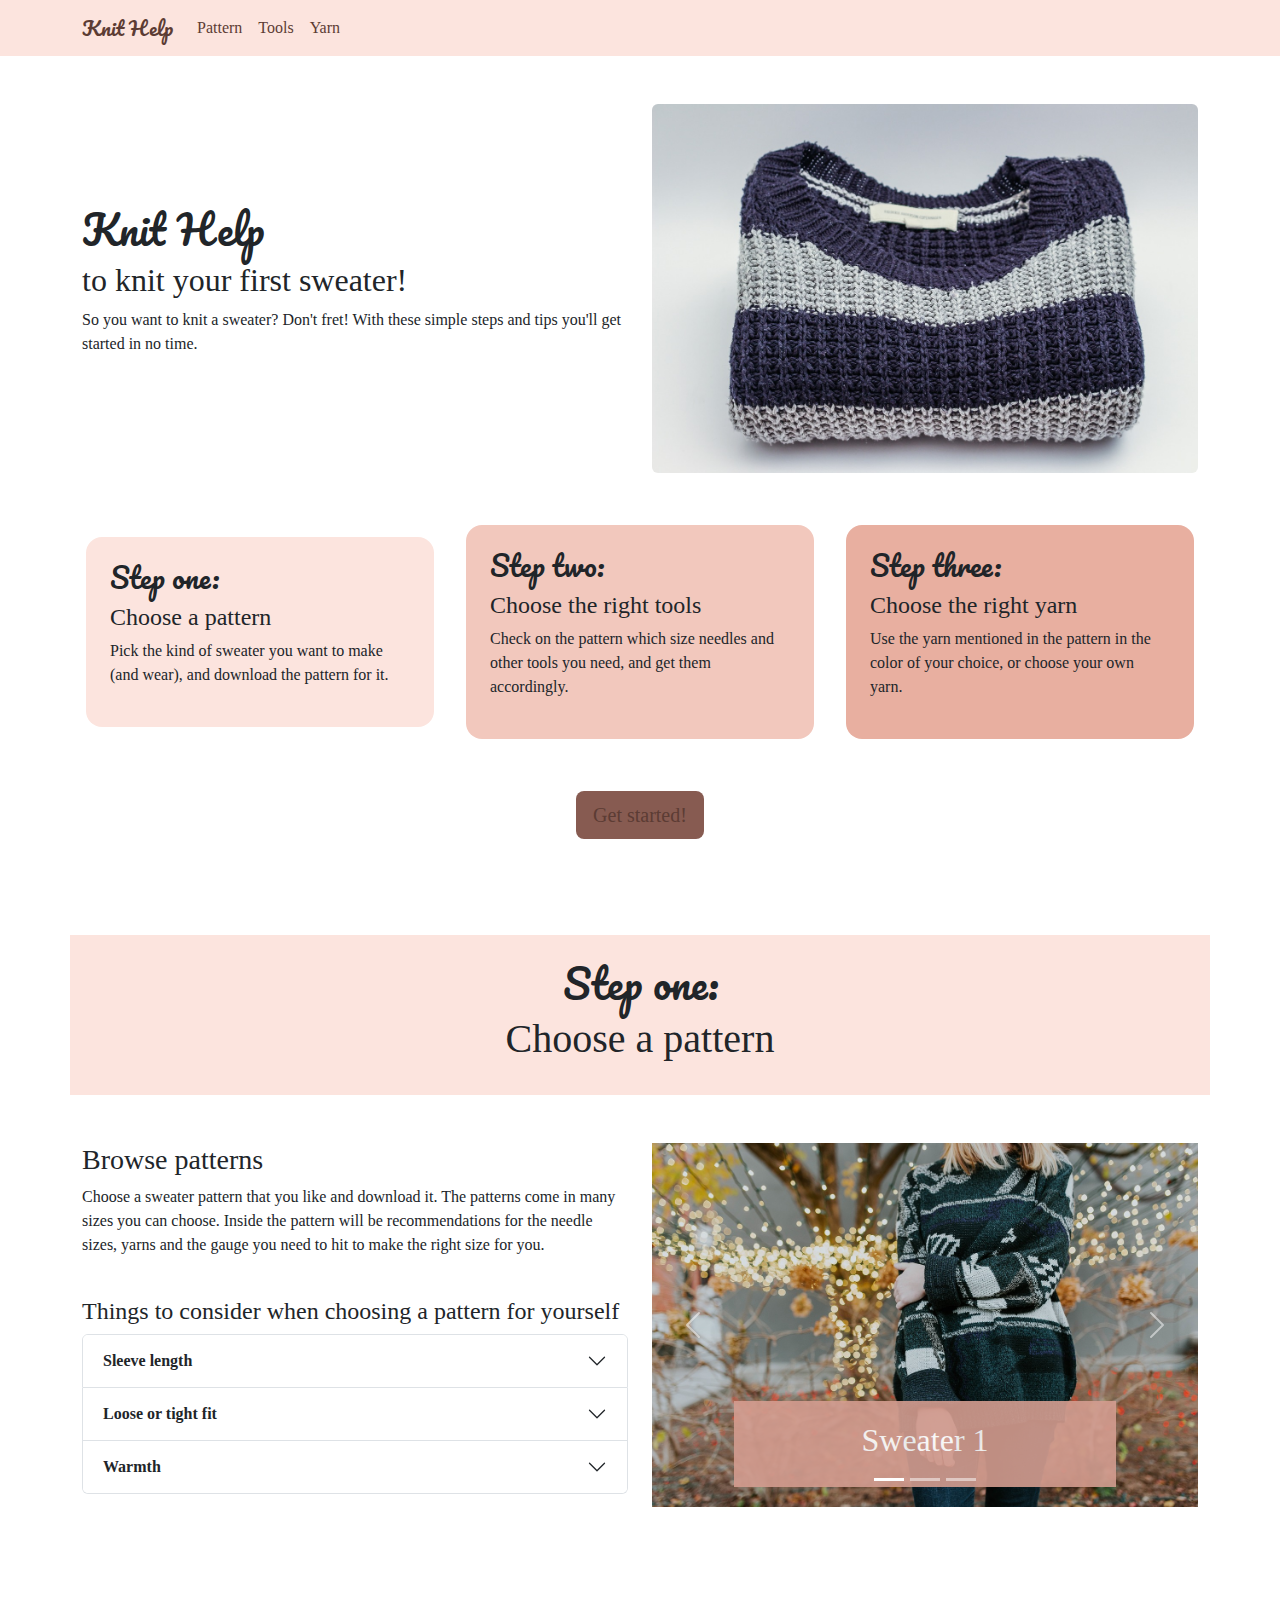
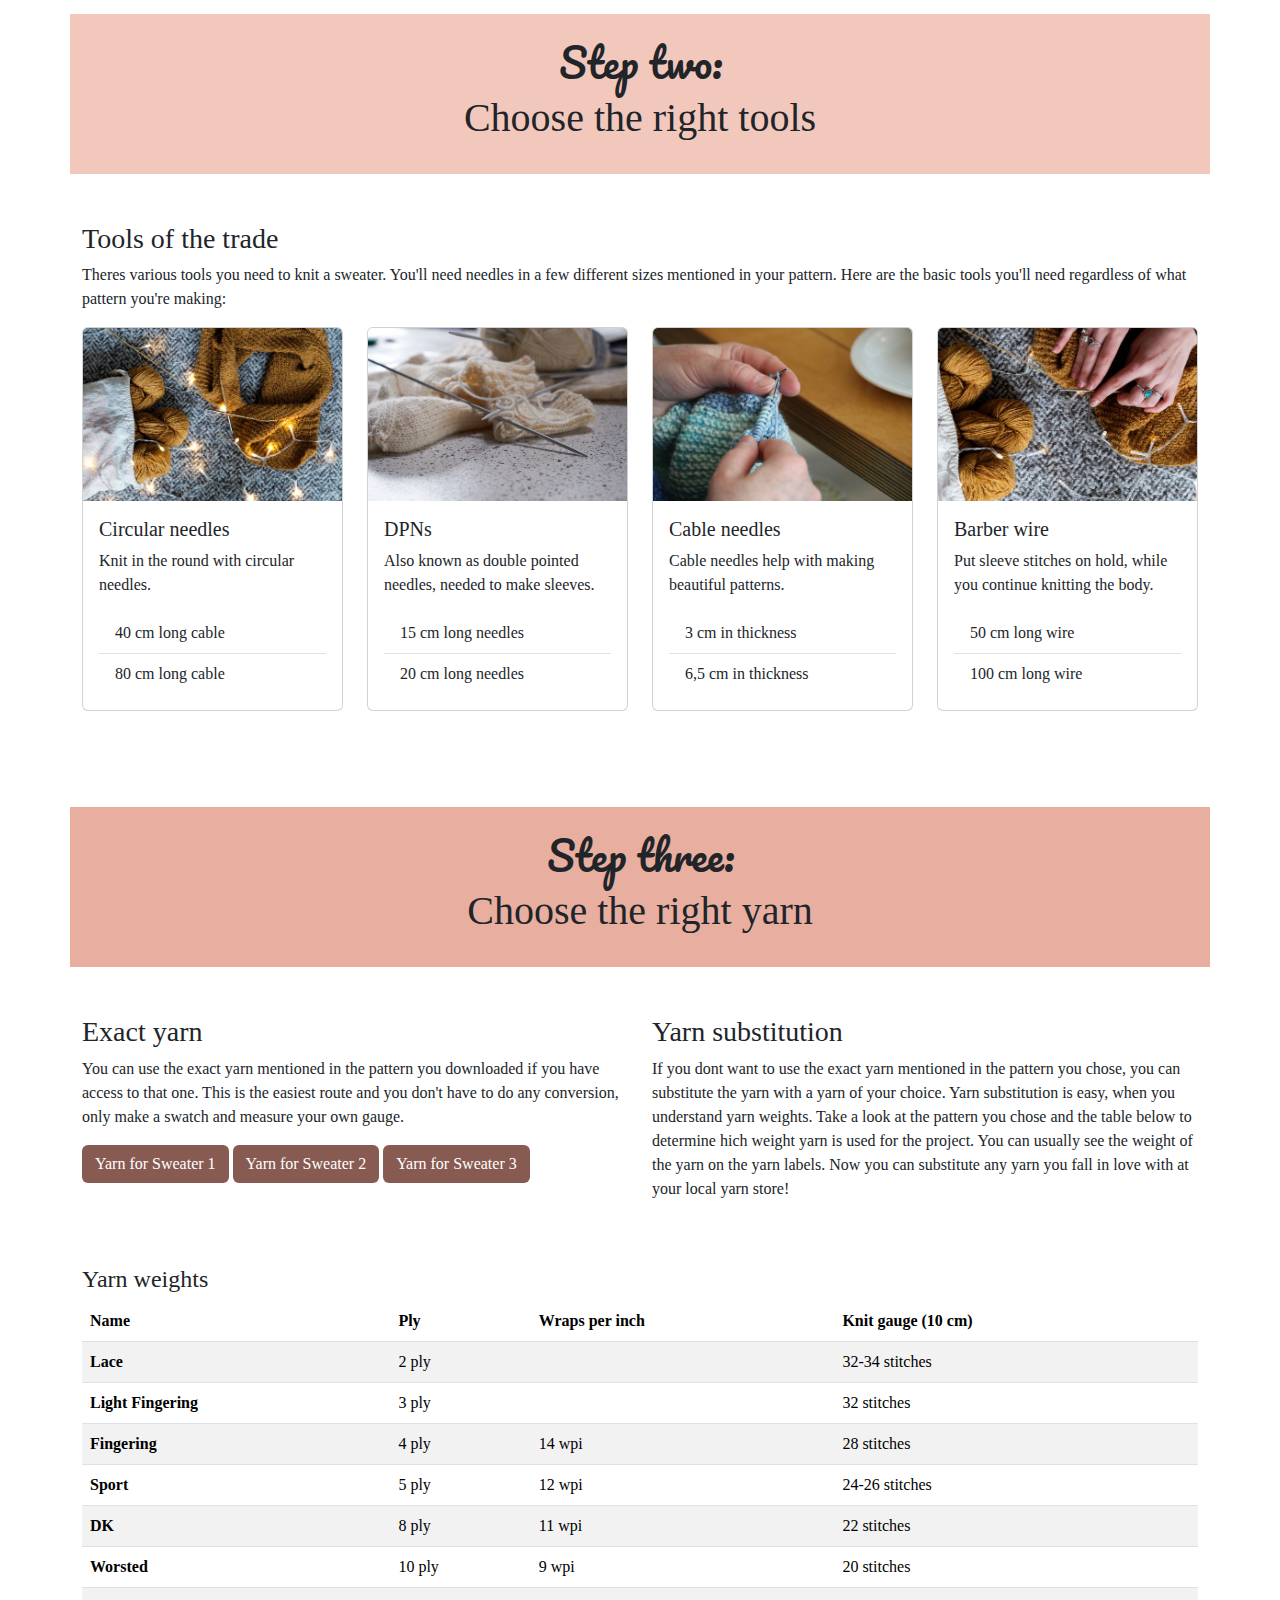
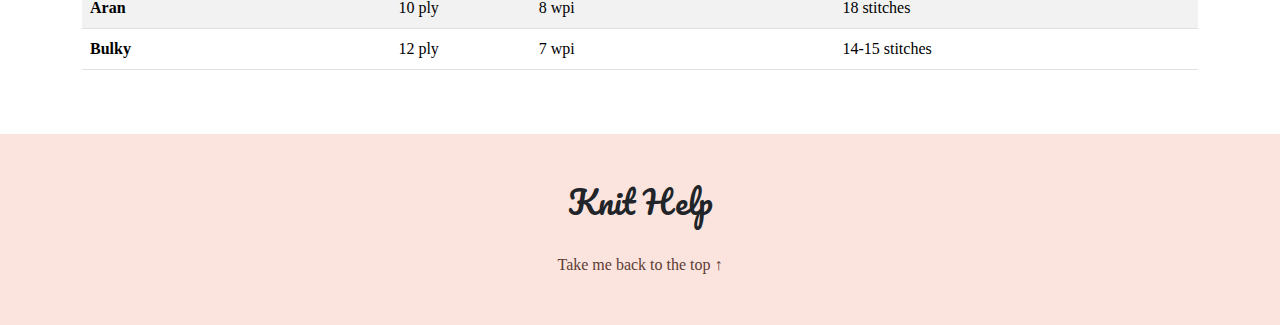
<file: bootstrap.html>
<!DOCTYPE html>
<html lang="en">

<head>
  <title>First sweater | Knit Help</title>
  <meta charset="utf-8">
  <meta name="viewport" content="width=device-width, initial-scale=1">
  <!--Bootstrap-->
  <link href="https://cdn.jsdelivr.net/npm/bootstrap@5.3.3/dist/css/bootstrap.min.css" rel="stylesheet">
  <script src="https://cdn.jsdelivr.net/npm/bootstrap@5.3.3/dist/js/bootstrap.bundle.min.js"></script>
  <!--Oma CSS-->
  <link href="style.css" rel="stylesheet">
  <!--Google Fonts-->
  <link rel="preconnect" href="https://fonts.googleapis.com">
  <link rel="preconnect" href="https://fonts.gstatic.com" crossorigin>
  <link href="https://fonts.googleapis.com/css2?family=Borel&family=Pacifico&display=swap" rel="stylesheet">
</head>

<body>

  <!--Navigaatiopalkki-->
  <nav class="navbar navbar-expand-lg accent1">
    <div class="container">
      <a class="navbar-brand pacifico-regular" href="#">Knit Help</a>
      <button class="navbar-toggler" type="button" data-bs-toggle="collapse" data-bs-target="#navbarSupportedContent"
        aria-controls="navbarSupportedContent" aria-expanded="false" aria-label="Toggle navigation">
        <span class="navbar-toggler-icon"></span>
      </button>
      <div class="collapse navbar-collapse" id="navbarSupportedContent">
        <ul class="navbar-nav me-auto mb-2 mb-lg-0">
          <li class="nav-item">
            <a class="nav-link" href="#pattern">Pattern</a>
          </li>
          <li class="nav-item">
            <a class="nav-link" href="#tools">Tools</a>
          </li>
          <li class="nav-item">
            <a class="nav-link" href="#yarn">Yarn</a>
          </li>
        </ul>
      </div>
    </div>
  </nav>

  <!--Breikkiä eli sivulle ilmaa, jotta sisältö näyttää siistimmältä-->
  <br /><br />

  <!--Uusi container navbarin alle johon tulee sisältö-->
  <div class="container">

    <!--Sivun Page hero-->
    <div class="row align-items-center">
      <div class="col-sm-12 col-md-6 order-last">
        <img src="sweater.jpg" alt="..." class="img-fluid rounded">
      </div>
      <div class="col-sm-12 col-md-6">
        <h1 class="pacifico-regular">Knit Help</h1>
        <h2>to knit your first sweater!</h2>
        <p>So you want to knit a sweater? Don't fret! With these simple steps and tips you'll get started in no time.
        </p>
      </div>
    </div>

    <br /><br />

    <!--Kolumnit, Grid-->
    <div class="row align-items-center" id="kolumnit">
      <div class="col-md-4">
        <div class="accent1 rounded-4 m-1 p-4"> <!--Col sisällä extra div, jotta voi muotoilla Bootsrap marginit ja paddingit ilman, että kolumnit menee rikki-->
          <h3 class="pacifico-regular">Step one:</h3>
          <h4>Choose a pattern</h4>
          <p>Pick the kind of sweater you want to make (and wear), and download the pattern for it.</p>
        </div>
      </div>
      <div class="col-md-4">
        <div class="accent1-2 rounded-4 m-1 p-4">
          <h3 class="pacifico-regular">Step two:</h3>
          <h4>Choose the right tools</h4>
          <p>Check on the pattern which size needles and other tools you need, and get them accordingly.</p>
        </div>
      </div>
      <div class="col-md-4">
        <div class="accent1-3 rounded-4 m-1 p-4">
          <h3 class="pacifico-regular">Step three:</h3>
          <h4>Choose the right yarn</h4>
          <p>Use the yarn mentioned in the pattern in the color of your choice, or choose your own yarn.</p>
        </div>
      </div>
    </div>

    <br /><br />

    <!--Extra button CTA joka kehottaa lukijaa tarttumaan sisältöön-->
    <div class="row text-center">
      <div class="col-sm-12 justify-content-sm-center">
        <a class="btn accent2 btn-lg" href="#pattern" role="button">Get started!</a>
      </div>
    </div>

    <br /><br /><br /><br />

    <!--Sivua jakava otsikko h1-classilla ja pacifico-fontilla-->
    <div class="row text-center accent1" id="pattern">
      <div class="col-sm-12 justify-content-sm-center p-4">
        <h2 class="pacifico-regular h1">Step one:</h2>
        <h2 class="h1">Choose a pattern</h2>
      </div>
    </div>

    <br /><br />

    <!--Div, jonka sisällä accordion-->
    <div class="row">
      <div class="col-sm-12 col-md-6">
        <h3>Browse patterns</h3>
        <p>Choose a sweater pattern that you like and download it. The patterns come in many sizes you can choose.
          Inside the pattern will be recommendations for the needle sizes, yarns and the gauge you need to hit to make
          the right size for you.
        </p>
        <br />
        <h4>Things to consider when choosing a pattern for yourself</h4>

        <div class="accordion" id="accordion">
          <div class="accordion-item">
            <h2 class="accordion-header">
              <button class="accordion-button collapsed" type="button" data-bs-toggle="collapse" data-bs-target="#collapseOne"
                aria-expanded="true" aria-controls="collapseOne">
                <strong>Sleeve length</strong>
              </button>
            </h2>
            <div id="collapseOne" class="accordion-collapse collapse" data-bs-parent="#accordionExample">
              <div class="accordion-body">
                <p>Do you want long, midi or short sleeves on your sweater?</p>
              </div>
            </div>
          </div>

          <div class="accordion-item">
            <h2 class="accordion-header">
              <button class="accordion-button collapsed" type="button" data-bs-toggle="collapse"
                data-bs-target="#collapseTwo" aria-expanded="false" aria-controls="collapseTwo">
                <strong>Loose or tight fit</strong>
              </button>
            </h2>
            <div id="collapseTwo" class="accordion-collapse collapse" data-bs-parent="#accordionExample">
              <div class="accordion-body">
                <p>Do you want a loose, boxy fit for your sweater, or would you rather it follows and flatters your body
                  more tightly?</p>
              </div>
            </div>
          </div>

          <div class="accordion-item">
            <h2 class="accordion-header">
              <button class="accordion-button collapsed" type="button" data-bs-toggle="collapse"
                data-bs-target="#collapseThree" aria-expanded="false" aria-controls="collapseThree">
                <strong>Warmth</strong>
              </button>
            </h2>
            <div id="collapseThree" class="accordion-collapse collapse" data-bs-parent="#accordionExample">
              <div class="accordion-body">
                <p>How warm do you want your sweater to be? Thicker sweaters are better for cold winter seasons, and
                  thinner, fine sweaters are better for spring and fall.</p>
              </div>
            </div>
          </div>
        </div>

        <br /><br /> <!--Breikkiä divin sisällä, jotta mobiilikäyttäjillä on ilmaa elementtien välillä saman rown sisällä-->
      </div>

      <!--Karuselli-->
      <div class="col-sm-12 col-md-6">
        <div class="carousel slide" id="karuselli">
          <div class="carousel-indicators">
            <button type="button" data-bs-target="#karuselli" data-bs-slide-to="0" class="active" aria-current="true"
              aria-label="Slide 1"></button>
            <button type="button" data-bs-target="#karuselli" data-bs-slide-to="1" aria-label="Slide 2"></button>
            <button type="button" data-bs-target="#karuselli" data-bs-slide-to="2" aria-label="Slide 3"></button>
          </div>
          <div class="carousel-inner">
            <div class="carousel-item active">
              <img src="sweater1.jpg" class="d-block w-100" alt="...">
              <div class="carousel-caption d-none d-md-block accent3">
                <h2>Sweater 1</h2>
              </div>
            </div>
            <div class="carousel-item">
              <img src="sweater2.jpg" class="d-block w-100" alt="...">
              <div class="carousel-caption d-none d-md-block accent3">
                <h2>Sweater 2</h2>
              </div>
            </div>
            <div class="carousel-item">
              <img src="sweater3.jpg" class="d-block w-100" alt="...">
              <div class="carousel-caption d-none d-md-block accent3">
                <h2>Sweater 3</h2>
              </div>
            </div>
          </div>
          <button class="carousel-control-prev" type="button" data-bs-target="#karuselli" data-bs-slide="prev">
            <span class="carousel-control-prev-icon" aria-hidden="true"></span>
            <span class="visually-hidden">Previous</span>
          </button>
          <button class="carousel-control-next" type="button" data-bs-target="#karuselli" data-bs-slide="next">
            <span class="carousel-control-next-icon" aria-hidden="true"></span>
            <span class="visually-hidden">Next</span>
          </button>
        </div>
      </div>
    </div>

    <br /><br /><br /> <!--Enemmän ilmaa osioiden väliin selkeyttämään tilaa, sillä en halunnut käyttää esim. hr-elementtejä sivulla valitun visuaalisen ilmeen vuoksi-->

    <div class="row text-center accent1-2" id="tools">
      <div class="col-sm-12 justify-content-sm-center p-4">
        <h2 class="pacifico-regular h1">Step two:</h2>
        <h2 class="h1">Choose the right tools</h2>
      </div>
    </div>

    <br /><br />

    <div class="row">
      <div class="col-sm-12">
        <h3>Tools of the trade</h3>
        <p>Theres various tools you need to knit a sweater. You'll need needles in a few different sizes mentioned in
          your pattern. Here are the basic tools you'll need regardless of what pattern you're making:
        </p>
      </div>
    </div>

    <!--Kortit-->
    <div class="row">

      <div class="col-xs-6 col-sm-6 col-md-6 col-lg-3">
        <div class="card">
          <img src="circulars1.jpeg" class="card-img-top" alt="Yarn">
          <div class="card-body">
            <h5 class="card-title">Circular needles</h5>
            <p class="card-text">Knit in the round with circular needles.</p>
            <ul class="list-group list-group-flush">
              <li class="list-group-item">40 cm long cable</li>
              <li class="list-group-item">80 cm long cable</li>
            </ul>
          </div>
        </div>
        <br />
      </div>

      <div class="col-xs-6 col-sm-6 col-md-6 col-lg-3">
        <div class="card">
          <img src="dpns.jpg" class="card-img-top" alt="Yarn">
          <div class="card-body">
            <h5 class="card-title">DPNs</h5>
            <p class="card-text">Also known as double pointed needles, needed to make sleeves.</p>
            <ul class="list-group list-group-flush">
              <li class="list-group-item">15 cm long needles</li>
              <li class="list-group-item">20 cm long needles</li>
            </ul>
          </div>
        </div>
        <br />
      </div>

      <div class="col-xs-6 col-sm-6 col-md-6 col-lg-3">
        <div class="card">
          <img src="cables.jpg" class="card-img-top" alt="Yarn">
          <div class="card-body">
            <h5 class="card-title">Cable needles</h5>
            <p class="card-text">Cable needles help with making beautiful patterns.</p>
            <ul class="list-group list-group-flush">
              <li class="list-group-item">3 cm in thickness</li>
              <li class="list-group-item">6,5 cm in thickness</li>
            </ul>
          </div>
        </div>
        <br />
      </div>

      <div class="col-xs-6 col-sm-6 col-md-6 col-lg-3">
        <div class="card">
          <img src="circularneedle.jpeg" class="card-img-top" alt="Yarn">
          <div class="card-body">
            <h5 class="card-title">Barber wire</h5>
            <p class="card-text">Put sleeve stitches on hold, while you continue knitting the body.</p>
            <ul class="list-group list-group-flush">
              <li class="list-group-item">50 cm long wire</li>
              <li class="list-group-item">100 cm long wire</li>
            </ul>
          </div>
        </div>
      </div>

    </div>

    <br /><br /><br />

    <div class="row text-center accent1-3" id="yarn">
      <div class="col-sm-12 justify-content-sm-center p-4">
        <h2 class="pacifico-regular h1">Step three:</h2>
        <h2 class="h1">Choose the right yarn</h2>
      </div>
    </div>

    <br /><br />

    <!--Collapse-buttonit (extraa)-->
    <div class="row">
      <div class="col-sm-12 col-md-6">
        <h3>Exact yarn</h3>
        <p>You can use the exact yarn mentioned in the pattern you downloaded if you have access to that one. This is
          the easiest route and you don't have to do any conversion, only make a swatch and measure your own gauge.
        </p>

        <p class="d-inline-flex gap-1">
          <button class="btn accent2" type="button" data-bs-toggle="collapse" data-bs-target="#sweater1"
            aria-expanded="false" aria-controls="sweater1">
            Yarn for Sweater 1
          </button>
          <button class="btn accent2" type="button" data-bs-toggle="collapse" data-bs-target="#sweater2"
            aria-expanded="false" aria-controls="sweater2">
            Yarn for Sweater 2
          </button>
          <button class="btn accent2" type="button" data-bs-toggle="collapse" data-bs-target="#sweater3"
            aria-expanded="false" aria-controls="sweater3">
            Yarn for Sweater 3
          </button>
        </p>
        <div class="row">
          <div class="col">
            <div class="collapse multi-collapse" id="sweater1">
              <div class="card card-body">
                <p>Yarn: Knitting for Olive, Merino.</p>
                <p>Yarn weight: <strong>fingering</strong>.</p>
              </div>
            </div>
          </div>
          <div class="col">
            <div class="collapse multi-collapse" id="sweater2">
              <div class="card card-body">
                <p>Yarn: Sandnes Garn, Double Sunday.</p>
                <p>Yarn weight: <strong>DK</strong>.</p>
              </div>
            </div>
          </div>
          <div class="col">
            <div class="collapse multi-collapse" id="sweater3">
              <div class="card card-body">
                <p>Yarn: Sandnes Garn, Sunday.</p>
                <p>Yarn weight: <strong>fingering</strong>.</p>
              </div>
            </div>
          </div>
        </div>

        <br /><br />

      </div>
      <div class="col-sm-12 col-md-6">
        <h3>Yarn substitution</h3>
        <p>If you dont want to use the exact yarn mentioned in the pattern you chose, you can substitute the yarn with a
          yarn of your choice. Yarn substitution is easy, when you understand yarn weights. Take a look at the pattern
          you chose and the table below to determine hich weight yarn is used for the project.
          You can usually see the weight of the yarn on the yarn labels. Now you can substitute any yarn you fall in
          love with at your local yarn store!
        </p>
        <br /><br />
      </div>
    </div>

    <!--Taulukko-->
    <div class="row">
      <div class="col-sm-12">
        <h4>Yarn weights</h4>
        <table class="table table-striped" id="table">
          <thead>
            <tr>
              <th scope="col">Name</th>
              <th scope="col">Ply</th>
              <th scope="col">Wraps per inch</th>
              <th scope="col">Knit gauge (10 cm)</th>
            </tr>
          </thead>
          <tbody>
            <tr>
              <th scope="row">Lace</th>
              <td>2 ply</td>
              <td></td>
              <td>32-34 stitches</td>
            </tr>
            <tr>
              <th scope="row">Light Fingering</th>
              <td>3 ply</td>
              <td></td>
              <td>32 stitches</td>
            </tr>
            <tr>
              <th scope="row">Fingering</th>
              <td>4 ply</td>
              <td>14 wpi</td>
              <td>28 stitches</td>
            </tr>
            <tr>
              <th scope="row">Sport</th>
              <td>5 ply</td>
              <td>12 wpi</td>
              <td>24-26 stitches</td>
            </tr>
            <tr>
              <th scope="row">DK</th>
              <td>8 ply</td>
              <td>11 wpi</td>
              <td>22 stitches</td>
            </tr>
            <tr>
              <th scope="row">Worsted</th>
              <td>10 ply</td>
              <td>9 wpi</td>
              <td>20 stitches</td>
            </tr>
            <tr>
              <th scope="row">Aran</th>
              <td>10 ply</td>
              <td>8 wpi</td>
              <td>18 stitches</td>
            </tr>
            <tr>
              <th scope="row">Bulky</th>
              <td>12 ply</td>
              <td>7 wpi</td>
              <td>14-15 stitches</td>
            </tr>
          </tbody>
        </table>

      </div>
    </div>

    <br /><br />

  </div>
</body>

<!--Sivun Footer-->
<footer>

  <div class="container-fluid accent1">

    <br /><br />

    <div class="row align-items-center">
      <div class="col">
        <h2 class="pacifico-regular text-center">Knit Help</h1>
          <br />
        <a class="nav-link text-center" href="#">Take me back to the top &uarr;</a>
      </div>
    </div>

    <br /><br />

  </div>

</footer>

</html>
</file>
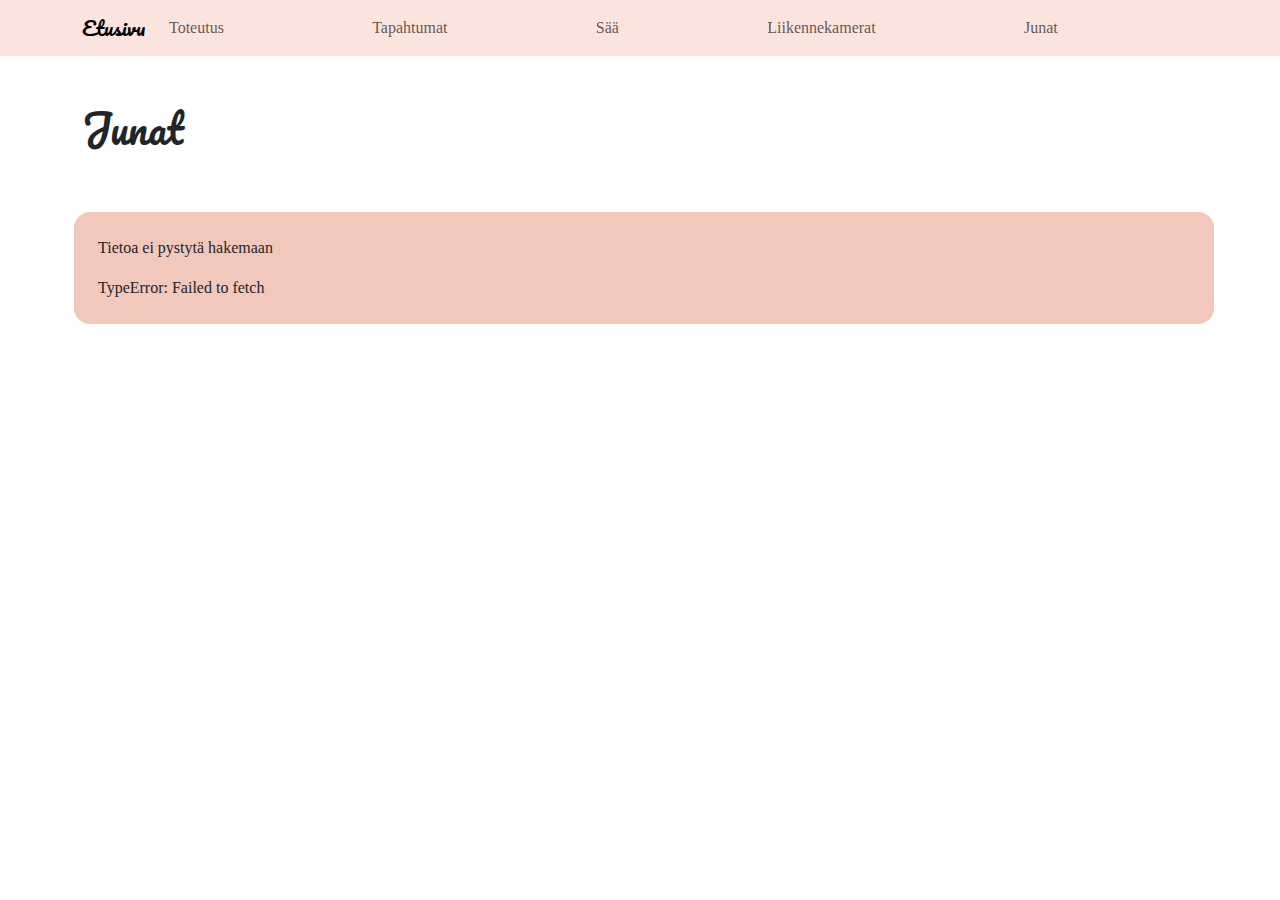
<file: junat.html>
<!DOCTYPE html>
<html lang="en">

<head>
    <title>Junat | Repun JSON harkka</title>
    <meta charset="utf-8">
    <meta name="viewport" content="width=device-width, initial-scale=1">
    <!--Bootstrap-->
    <link href="https://cdn.jsdelivr.net/npm/bootstrap@5.3.3/dist/css/bootstrap.min.css" rel="stylesheet">
    <script src="https://cdn.jsdelivr.net/npm/bootstrap@5.3.3/dist/js/bootstrap.bundle.min.js"></script>
    <!--Oma CSS-->
    <link href="style2.css" rel="stylesheet">
    <!--Google Fonts-->
    <link rel="preconnect" href="https://fonts.googleapis.com">
    <link rel="preconnect" href="https://fonts.gstatic.com" crossorigin>
    <link href="https://fonts.googleapis.com/css2?family=Borel&family=Pacifico&display=swap" rel="stylesheet">
</head>

<body>

    <!--Navigaatiopalkki-->
    <nav class="navbar navbar-expand-lg accent1">
        <div class="container">
            <a class="navbar-brand pacifico-regular" href="/kurssi.html">Etusivu</a>
            <button class="navbar-toggler" type="button" data-bs-toggle="collapse"
                data-bs-target="#navbarSupportedContent" aria-controls="navbarSupportedContent" aria-expanded="false"
                aria-label="Toggle navigation">
                <span class="navbar-toggler-icon"></span>
            </button>
            <div class="collapse navbar-collapse" id="navbarSupportedContent">
                <ul class="navbar-nav me-auto mb-2 mb-lg-0">
                    <li class="nav-item">
                        <a class="nav-link" href="/toteutus.html">Toteutus</a>
                    </li>
                </ul>
            </div>
            <div class="collapse navbar-collapse" id="navbarSupportedContent">
                <ul class="navbar-nav me-auto mb-2 mb-lg-0">
                    <li class="nav-item">
                        <a class="nav-link" href="/tapahtumat.html">Tapahtumat</a>
                    </li>
                </ul>
            </div>
            <div class="collapse navbar-collapse" id="navbarSupportedContent">
                <ul class="navbar-nav me-auto mb-2 mb-lg-0">
                    <li class="nav-item">
                        <a class="nav-link" href="/saa.html">Sää</a>
                    </li>
                </ul>
            </div>
            <div class="collapse navbar-collapse" id="navbarSupportedContent">
                <ul class="navbar-nav me-auto mb-2 mb-lg-0">
                    <li class="nav-item">
                        <a class="nav-link" href="/liikennekamerat.html">Liikennekamerat</a>
                    </li>
                </ul>
            </div>
            <div class="collapse navbar-collapse" id="navbarSupportedContent">
                <ul class="navbar-nav me-auto mb-2 mb-lg-0">
                    <li class="nav-item">
                        <a class="nav-link" href="/junat.html">Junat</a>
                    </li>
                </ul>
            </div>
        </div>
    </nav>

    <!--Breikkiä eli sivulle ilmaa, jotta sisältö näyttää siistimmältä-->
    <br /><br />

    <!--Container navbarin alle johon tulee sisältö-->
    <div class="container">

        <div class="row">
            <div class="col-sm-12">

                <h1>Junat</h1>
                <br /><br />
            </div>
        </div>

        <div class="row">
            <div class="accent1-2 rounded-4 m-1 p-4">
                <div id="vastaus">
                    <script>
                        fetch('https://rata.digitraffic.fi/api/v1/live-trains/station/HKI?departing_trains=100&include_nonstopping=false')
                            // Muunnetaan vastaus JSON muotoon
                            .then(function (response) {
                                return response.json();
                            })
                            // Käsitellään muunnettu (eli JSON muotoinen) vastaus
                            .then(function (responseJson) {
                                // Kutsutaan funktiota ja välitetään sille json-vastaus 
                                tapahtumat(responseJson)
                            })
                            // Jos tuli jokin virhe
                            .catch(function (error) {
                                document.getElementById("vastaus").innerHTML = "<p>Tietoa ei pystytä hakemaan </p>" + error;
                            })

                        function tapahtumat(data) {
                            var teksti = "";
                            teksti = "<h2>Junia menee</h2><br />";

                            //En saanut tätä for looppia toimimaan.
                            for (var i = 0; i < data.length; i++) {

                                for (var j = 0; j < data[i].timeTableRows.length; j++) {

                                    if (data[i].timeTableRows[j].stationShortCode == "TPE") {
                                        teksti = teksti + "<p>Juna kulkee: " + data[i].timeTableRows[j].stationShortCode + "</p>"
                                    };

                                }

                            }

                            //En ymmärrä tehtävänantoa. 

                            //data[i].timeTableRows[0].stationShortCode

                            //var vika = data[i].timeTableRows.length

                            //data[i].timeTableRows[vika].stationShortCode

                            //var pvm = data[i].timeTableRows[j].scheduledTime;

                            //var aika = pvm.substr(0, 10) + " kello: " + pvm.substr(11, 5);

                            //document.getElementById("vastaus").innerHTML = teksti;

                        }
                    </script>
                </div>
            </div>
        </div>

    </div>

</body>

</html>
</file>
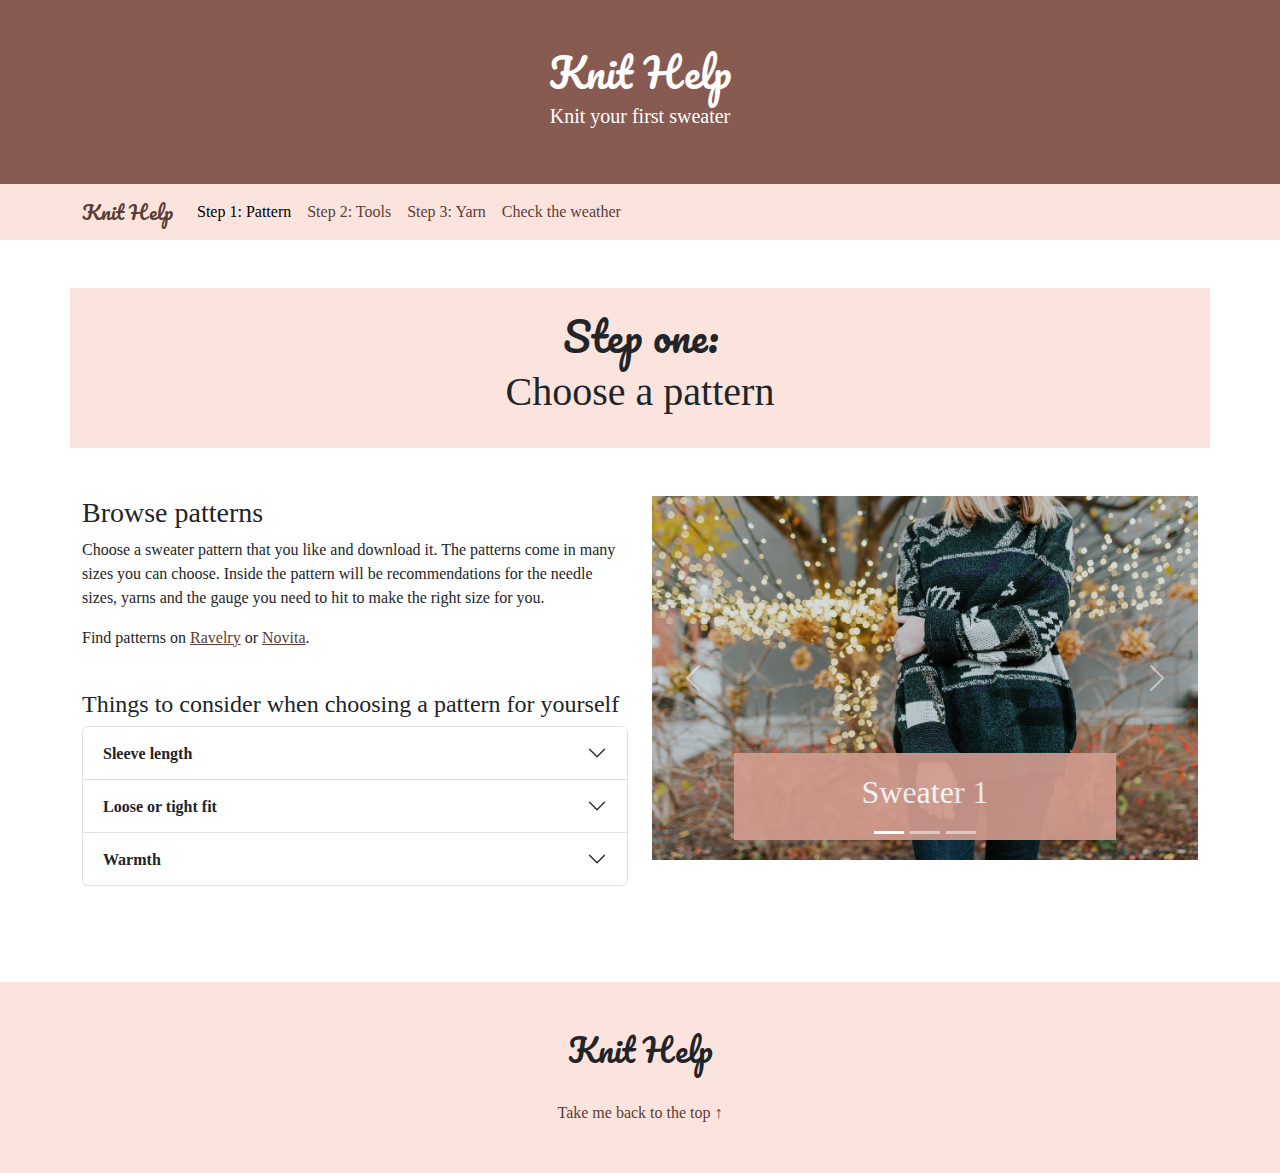
<file: knithelp-pattern.html>
<!DOCTYPE html>
<html lang="fi">

<head>
    <title>Pattern | Knit Help</title>
    <meta charset="utf-8">
    <meta name="viewport" content="width=device-width, initial-scale=1">
    <!--Bootstrap-->
    <link href="https://cdn.jsdelivr.net/npm/bootstrap@5.3.3/dist/css/bootstrap.min.css" rel="stylesheet">
    <script src="https://cdn.jsdelivr.net/npm/bootstrap@5.3.3/dist/js/bootstrap.bundle.min.js"></script>
    <!--Oma CSS-->
    <link href="style.css" rel="stylesheet">
    <!--Google Fonts-->
    <link rel="preconnect" href="https://fonts.googleapis.com">
    <link rel="preconnect" href="https://fonts.gstatic.com" crossorigin>
    <link href="https://fonts.googleapis.com/css2?family=Borel&family=Pacifico&display=swap" rel="stylesheet">
</head>

<body>

    <!--Sivun Header-->

    <div class="container-fluid accent2">
        <br /><br />
        <div class="row align-items-center">
            <div class="col">
                <h1 class="pacifico-regular text-center">Knit Help</h1>
                <h2 class="text-center h5">Knit your first sweater</h2>
            </div>
        </div>
        <br /><br />
    </div>

    <!--Navigaatiopalkki-->
    <nav class="navbar navbar-expand-lg accent1">
        <div class="container">
            <a class="navbar-brand pacifico-regular" href="/knithelp.html">Knit Help</a>
            <button class="navbar-toggler" type="button" data-bs-toggle="collapse"
                data-bs-target="#navbarSupportedContent" aria-controls="navbarSupportedContent" aria-expanded="false"
                aria-label="Toggle navigation">
                <span class="navbar-toggler-icon"></span>
            </button>
            <div class="collapse navbar-collapse" id="navbarSupportedContent">
                <ul class="navbar-nav me-auto mb-2 mb-lg-0">
                    <li class="nav-item">
                        <a class="nav-link active" href="/knithelp-pattern.html">Step 1: Pattern</a>
                    </li>
                    <li class="nav-item">
                        <a class="nav-link" href="/knithelp-tools.html">Step 2: Tools</a>
                    </li>
                    <li class="nav-item">
                        <a class="nav-link" href="/knithelp-yarn.html">Step 3: Yarn</a>
                    </li>
                    <li class="nav-item">
                        <a class="nav-link" href="/knithelp-weather.html">Check the weather</a>
                    </li>
                </ul>
            </div>
        </div>
    </nav>

    <!--Breikkiä eli sivulle ilmaa, jotta sisältö näyttää siistimmältä-->
    <br /><br />

    <!--Uusi container navbarin alle johon tulee sisältö-->
    <div class="container">

        <!--Sivua jakava otsikko h1-classilla ja pacifico-fontilla-->
        <div class="row text-center accent1" id="pattern">
            <div class="col-sm-12 justify-content-sm-center p-4">
                <h2 class="pacifico-regular h1">Step one:</h2>
                <h2 class="h1">Choose a pattern</h2>
            </div>
        </div>

        <br /><br />

        <!--Div, jonka sisällä accordion-->
        <div class="row">
            <div class="col-sm-12 col-md-6">
                <h3>Browse patterns</h3>
                <p>Choose a sweater pattern that you like and download it. The patterns come in many sizes you can
                    choose.
                    Inside the pattern will be recommendations for the needle sizes, yarns and the gauge you need to hit
                    to make
                    the right size for you.
                </p>
                <p>Find patterns on <a href="https://www.ravelry.com/" target="_blank" rel="nofollow">Ravelry</a> 
                    or <a href="https://novita.com/patterns" target="_blank" rel="nofollow">Novita</a>.</p>
                <br />
                <h4>Things to consider when choosing a pattern for yourself</h4>

                <div class="accordion" id="accordion">
                    <div class="accordion-item">
                        <h2 class="accordion-header">
                            <button class="accordion-button collapsed" type="button" data-bs-toggle="collapse"
                                data-bs-target="#collapseOne" aria-expanded="true" aria-controls="collapseOne">
                                <strong>Sleeve length</strong>
                            </button>
                        </h2>
                        <div id="collapseOne" class="accordion-collapse collapse" data-bs-parent="#accordionExample">
                            <div class="accordion-body">
                                <p>Do you want long, midi or short sleeves on your sweater?</p>
                            </div>
                        </div>
                    </div>

                    <div class="accordion-item">
                        <h2 class="accordion-header">
                            <button class="accordion-button collapsed" type="button" data-bs-toggle="collapse"
                                data-bs-target="#collapseTwo" aria-expanded="false" aria-controls="collapseTwo">
                                <strong>Loose or tight fit</strong>
                            </button>
                        </h2>
                        <div id="collapseTwo" class="accordion-collapse collapse" data-bs-parent="#accordionExample">
                            <div class="accordion-body">
                                <p>Do you want a loose, boxy fit for your sweater, or would you rather it follows and
                                    flatters your body
                                    more tightly?</p>
                            </div>
                        </div>
                    </div>

                    <div class="accordion-item">
                        <h2 class="accordion-header">
                            <button class="accordion-button collapsed" type="button" data-bs-toggle="collapse"
                                data-bs-target="#collapseThree" aria-expanded="false" aria-controls="collapseThree">
                                <strong>Warmth</strong>
                            </button>
                        </h2>
                        <div id="collapseThree" class="accordion-collapse collapse" data-bs-parent="#accordionExample">
                            <div class="accordion-body">
                                <p>How warm do you want your sweater to be? Thicker sweaters are better for cold winter
                                    seasons, and
                                    thinner, fine sweaters are better for spring and fall.</p>
                            </div>
                        </div>
                    </div>
                </div>

                <br /><br />
                <!--Breikkiä divin sisällä, jotta mobiilikäyttäjillä on ilmaa elementtien välillä saman rown sisällä-->
            </div>

            <!--Karuselli-->
            <div class="col-sm-12 col-md-6">
                <div class="carousel slide" id="karuselli">
                    <div class="carousel-indicators">
                        <button type="button" data-bs-target="#karuselli" data-bs-slide-to="0" class="active"
                            aria-current="true" aria-label="Slide 1"></button>
                        <button type="button" data-bs-target="#karuselli" data-bs-slide-to="1"
                            aria-label="Slide 2"></button>
                        <button type="button" data-bs-target="#karuselli" data-bs-slide-to="2"
                            aria-label="Slide 3"></button>
                    </div>
                    <div class="carousel-inner">
                        <div class="carousel-item active">
                            <img src="sweater1.jpg" class="d-block w-100" alt="...">
                            <div class="carousel-caption d-none d-md-block accent3">
                                <h2>Sweater 1</h2>
                            </div>
                        </div>
                        <div class="carousel-item">
                            <img src="sweater2.jpg" class="d-block w-100" alt="...">
                            <div class="carousel-caption d-none d-md-block accent3">
                                <h2>Sweater 2</h2>
                            </div>
                        </div>
                        <div class="carousel-item">
                            <img src="sweater3.jpg" class="d-block w-100" alt="...">
                            <div class="carousel-caption d-none d-md-block accent3">
                                <h2>Sweater 3</h2>
                            </div>
                        </div>
                    </div>
                    <button class="carousel-control-prev" type="button" data-bs-target="#karuselli"
                        data-bs-slide="prev">
                        <span class="carousel-control-prev-icon" aria-hidden="true"></span>
                        <span class="visually-hidden">Previous</span>
                    </button>
                    <button class="carousel-control-next" type="button" data-bs-target="#karuselli"
                        data-bs-slide="next">
                        <span class="carousel-control-next-icon" aria-hidden="true"></span>
                        <span class="visually-hidden">Next</span>
                    </button>
                </div>
            </div>
        </div>

        <br /><br />

    </div>
</body>

<!--Sivun Footer-->
<footer>

    <div class="container-fluid accent1">

        <br /><br />

        <div class="row align-items-center">
            <div class="col">
                <h2 class="pacifico-regular text-center">Knit Help</h1>
                    <br />
                    <a class="nav-link text-center" href="#">Take me back to the top &uarr;</a>
            </div>
        </div>

        <br /><br />

    </div>

</footer>

</html>
</file>
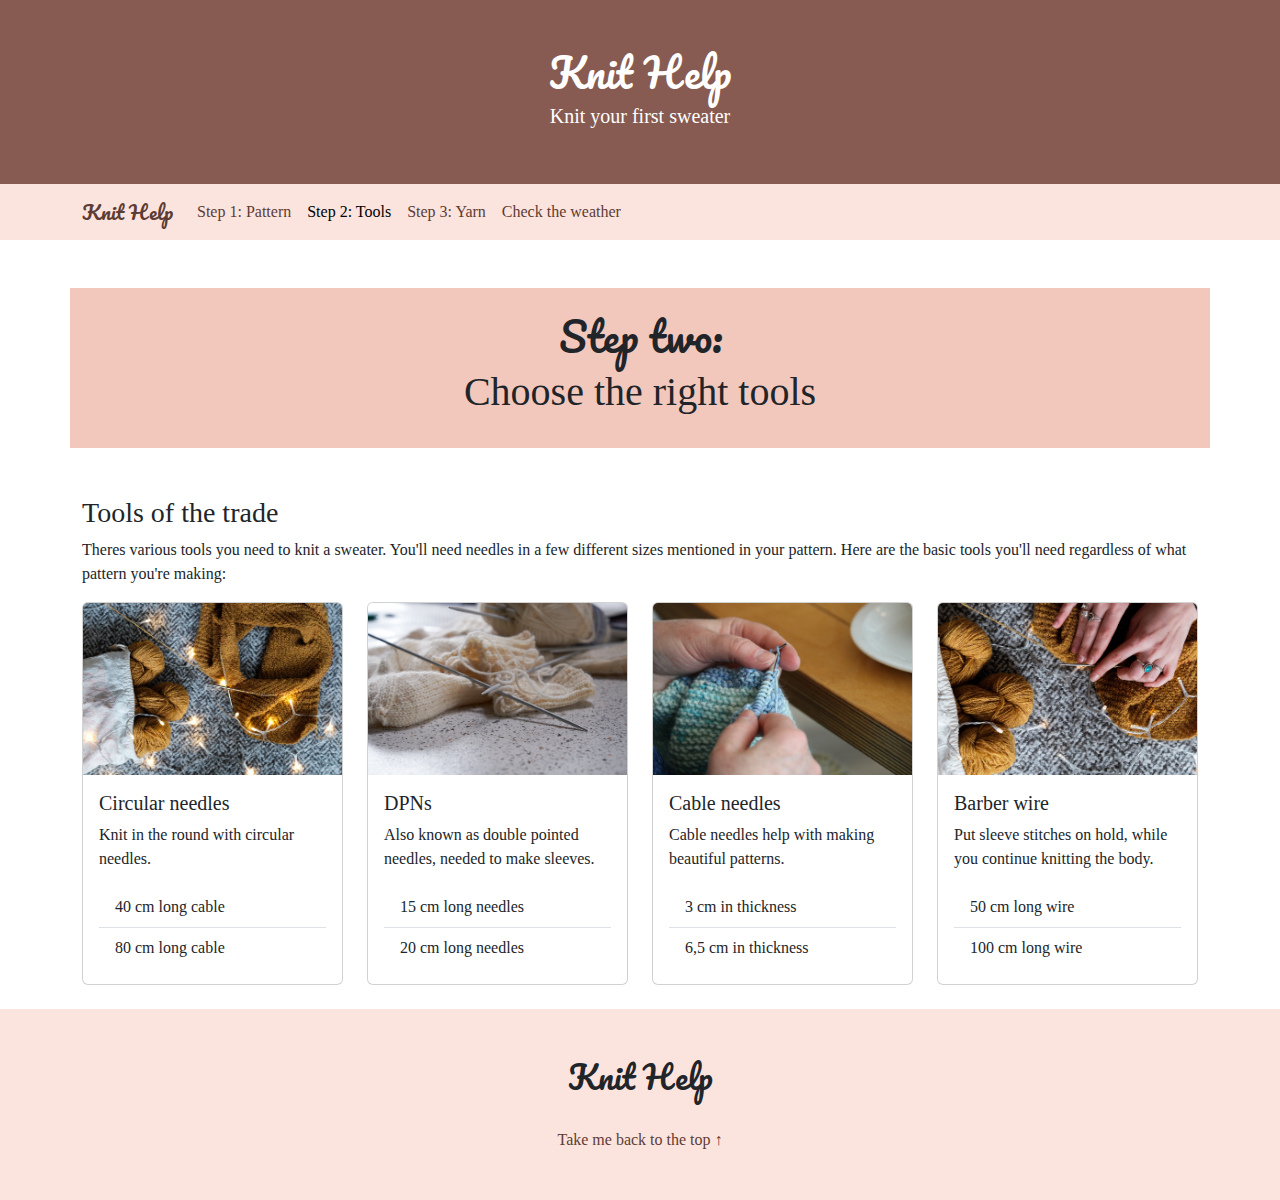
<file: knithelp-tools.html>
<!DOCTYPE html>
<html lang="fi">

<head>
    <title>Tools | Knit Help</title>
    <meta charset="utf-8">
    <meta name="viewport" content="width=device-width, initial-scale=1">
    <!--Bootstrap-->
    <link href="https://cdn.jsdelivr.net/npm/bootstrap@5.3.3/dist/css/bootstrap.min.css" rel="stylesheet">
    <script src="https://cdn.jsdelivr.net/npm/bootstrap@5.3.3/dist/js/bootstrap.bundle.min.js"></script>
    <!--Oma CSS-->
    <link href="style.css" rel="stylesheet">
    <!--Google Fonts-->
    <link rel="preconnect" href="https://fonts.googleapis.com">
    <link rel="preconnect" href="https://fonts.gstatic.com" crossorigin>
    <link href="https://fonts.googleapis.com/css2?family=Borel&family=Pacifico&display=swap" rel="stylesheet">
</head>

<body>

    <!--Sivun Header-->

    <div class="container-fluid accent2">
        <br /><br />
        <div class="row align-items-center">
            <div class="col">
                <h1 class="pacifico-regular text-center">Knit Help</h1>
                <h2 class="text-center h5">Knit your first sweater</h2>
            </div>
        </div>
        <br /><br />
    </div>

    <!--Navigaatiopalkki-->
    <nav class="navbar navbar-expand-lg accent1">
        <div class="container">
            <a class="navbar-brand pacifico-regular" href="/knithelp.html">Knit Help</a>
            <button class="navbar-toggler" type="button" data-bs-toggle="collapse"
                data-bs-target="#navbarSupportedContent" aria-controls="navbarSupportedContent" aria-expanded="false"
                aria-label="Toggle navigation">
                <span class="navbar-toggler-icon"></span>
            </button>
            <div class="collapse navbar-collapse" id="navbarSupportedContent">
                <ul class="navbar-nav me-auto mb-2 mb-lg-0">
                    <li class="nav-item">
                        <a class="nav-link" href="/knithelp-pattern.html">Step 1: Pattern</a>
                    </li>
                    <li class="nav-item">
                        <a class="nav-link active" href="/knithelp-tools.html">Step 2: Tools</a>
                    </li>
                    <li class="nav-item">
                        <a class="nav-link" href="/knithelp-yarn.html">Step 3: Yarn</a>
                    </li>
                    <li class="nav-item">
                        <a class="nav-link" href="/knithelp-weather.html">Check the weather</a>
                    </li>
                </ul>
            </div>
        </div>
    </nav>

    <!--Breikkiä eli sivulle ilmaa, jotta sisältö näyttää siistimmältä-->
    <br /><br />

    <!--Uusi container navbarin alle johon tulee sisältö-->
    <div class="container">

        <div class="row text-center accent1-2" id="tools">
            <div class="col-sm-12 justify-content-sm-center p-4">
                <h2 class="pacifico-regular h1">Step two:</h2>
                <h2 class="h1">Choose the right tools</h2>
            </div>
        </div>

        <br /><br />

        <div class="row">
            <div class="col-sm-12">
                <h3>Tools of the trade</h3>
                <p>Theres various tools you need to knit a sweater. You'll need needles in a few different sizes
                    mentioned in
                    your pattern. Here are the basic tools you'll need regardless of what pattern you're making:
                </p>
            </div>
        </div>

        <!--Kortit-->
        <div class="row">

            <div class="col-xs-6 col-sm-6 col-md-6 col-lg-3">
                <div class="card">
                    <img src="circulars1.jpeg" class="card-img-top" alt="Yarn">
                    <div class="card-body">
                        <h5 class="card-title">Circular needles</h5>
                        <p class="card-text">Knit in the round with circular needles.</p>
                        <ul class="list-group list-group-flush">
                            <li class="list-group-item">40 cm long cable</li>
                            <li class="list-group-item">80 cm long cable</li>
                        </ul>
                    </div>
                </div>
                <br />
            </div>

            <div class="col-xs-6 col-sm-6 col-md-6 col-lg-3">
                <div class="card">
                    <img src="dpns.jpg" class="card-img-top" alt="Yarn">
                    <div class="card-body">
                        <h5 class="card-title">DPNs</h5>
                        <p class="card-text">Also known as double pointed needles, needed to make sleeves.</p>
                        <ul class="list-group list-group-flush">
                            <li class="list-group-item">15 cm long needles</li>
                            <li class="list-group-item">20 cm long needles</li>
                        </ul>
                    </div>
                </div>
                <br />
            </div>

            <div class="col-xs-6 col-sm-6 col-md-6 col-lg-3">
                <div class="card">
                    <img src="cables.jpg" class="card-img-top" alt="Yarn">
                    <div class="card-body">
                        <h5 class="card-title">Cable needles</h5>
                        <p class="card-text">Cable needles help with making beautiful patterns.</p>
                        <ul class="list-group list-group-flush">
                            <li class="list-group-item">3 cm in thickness</li>
                            <li class="list-group-item">6,5 cm in thickness</li>
                        </ul>
                    </div>
                </div>
                <br />
            </div>

            <div class="col-xs-6 col-sm-6 col-md-6 col-lg-3">
                <div class="card">
                    <img src="circularneedle.jpeg" class="card-img-top" alt="Yarn">
                    <div class="card-body">
                        <h5 class="card-title">Barber wire</h5>
                        <p class="card-text">Put sleeve stitches on hold, while you continue knitting the body.</p>
                        <ul class="list-group list-group-flush">
                            <li class="list-group-item">50 cm long wire</li>
                            <li class="list-group-item">100 cm long wire</li>
                        </ul>
                    </div>
                </div>
            </div>

        </div>

    </div>
</body>

<!--Sivun Footer-->
<footer>

    <div class="container-fluid accent1">

        <br /><br />

        <div class="row align-items-center">
            <div class="col">
                <h2 class="pacifico-regular text-center">Knit Help</h1>
                    <br />
                    <a class="nav-link text-center" href="#">Take me back to the top &uarr;</a>
            </div>
        </div>

        <br /><br />

    </div>

</footer>

</html>
</file>
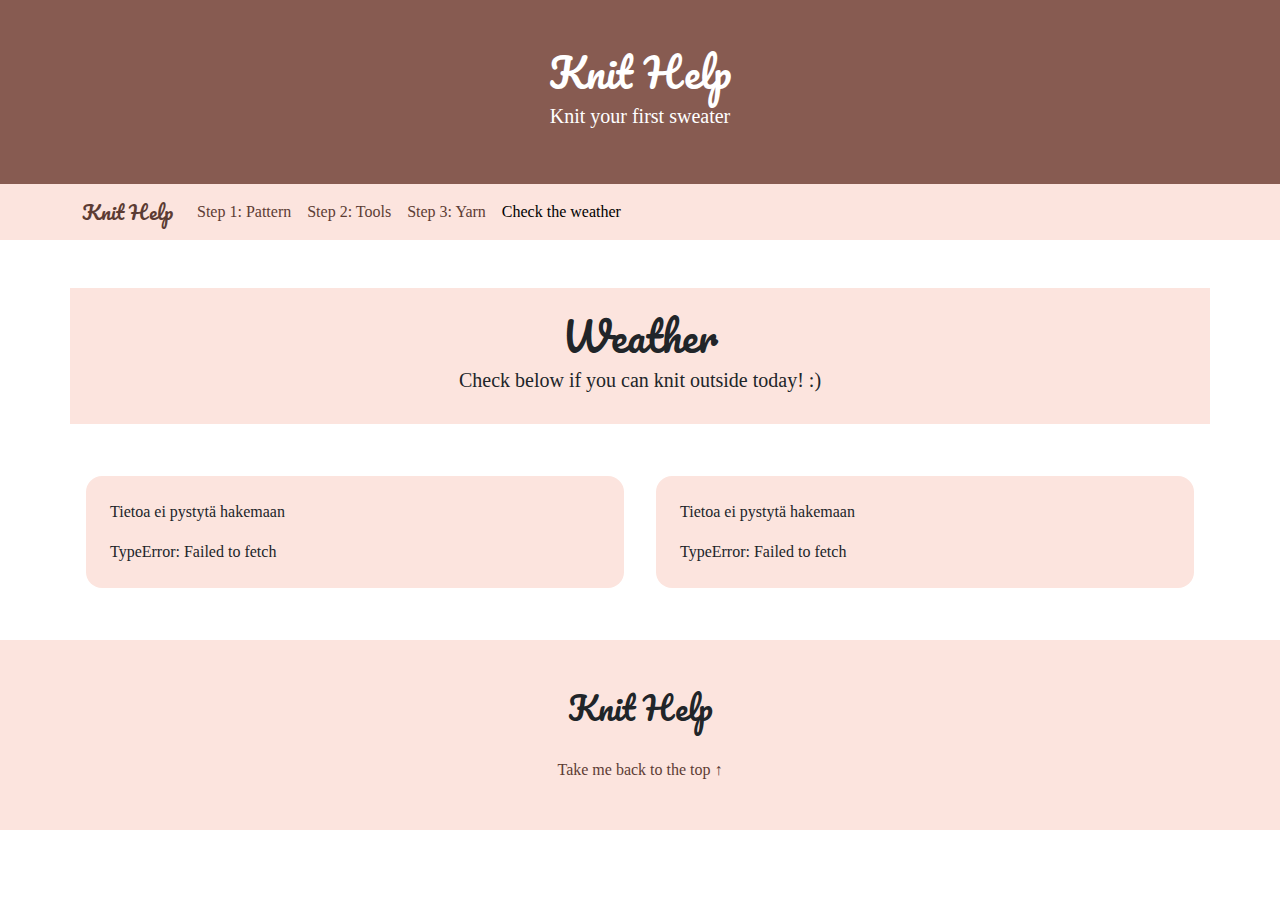
<file: knithelp-weather.html>
<!DOCTYPE html>
<html lang="fi">

<head>
    <title>Weather | Knit Help</title>
    <meta charset="utf-8">
    <meta name="viewport" content="width=device-width, initial-scale=1">
    <!--Bootstrap-->
    <link href="https://cdn.jsdelivr.net/npm/bootstrap@5.3.3/dist/css/bootstrap.min.css" rel="stylesheet">
    <script src="https://cdn.jsdelivr.net/npm/bootstrap@5.3.3/dist/js/bootstrap.bundle.min.js"></script>
    <!--Oma CSS-->
    <link href="style.css" rel="stylesheet">
    <!--Google Fonts-->
    <link rel="preconnect" href="https://fonts.googleapis.com">
    <link rel="preconnect" href="https://fonts.gstatic.com" crossorigin>
    <link href="https://fonts.googleapis.com/css2?family=Borel&family=Pacifico&display=swap" rel="stylesheet">
</head>

<body>

    <!--Sivun Header-->

    <div class="container-fluid accent2">
        <br /><br />
        <div class="row align-items-center">
            <div class="col">
                <h1 class="pacifico-regular text-center">Knit Help</h1>
                <h2 class="text-center h5">Knit your first sweater</h2>
            </div>
        </div>
        <br /><br />
    </div>

    <!--Navigaatiopalkki-->
    <nav class="navbar navbar-expand-lg accent1">
        <div class="container">
            <a class="navbar-brand pacifico-regular" href="/knithelp.html">Knit Help</a>
            <button class="navbar-toggler" type="button" data-bs-toggle="collapse"
                data-bs-target="#navbarSupportedContent" aria-controls="navbarSupportedContent" aria-expanded="false"
                aria-label="Toggle navigation">
                <span class="navbar-toggler-icon"></span>
            </button>
            <div class="collapse navbar-collapse" id="navbarSupportedContent">
                <ul class="navbar-nav me-auto mb-2 mb-lg-0">
                    <li class="nav-item">
                        <a class="nav-link" href="/knithelp-pattern.html">Step 1: Pattern</a>
                    </li>
                    <li class="nav-item">
                        <a class="nav-link" href="/knithelp-tools.html">Step 2: Tools</a>
                    </li>
                    <li class="nav-item">
                        <a class="nav-link" href="/knithelp-yarn.html">Step 3: Yarn</a>
                    </li>
                    <li class="nav-item">
                        <a class="nav-link active" href="/knithelp-weather.html">Check the weather</a>
                    </li>
                </ul>
            </div>
        </div>
    </nav>

    <!--Breikkiä eli sivulle ilmaa, jotta sisältö näyttää siistimmältä-->
    <br /><br />

    <!--Uusi container navbarin alle johon tulee sisältö-->
    <div class="container">

        <div class="row text-center accent1" id="yarn">
            <div class="col-sm-12 justify-content-sm-center p-4">
                <h2 class="pacifico-regular h1">Weather</h2>
                <h2 class="h5">Check below if you can knit outside today! :)</h2>
            </div>
        </div>

        <br /><br />

        <!--Kolumnit, Grid-->
        <div class="row align-items-center" id="kolumnit">
            <div class="col-md-6">
                <div class="accent1 rounded-4 m-1 p-4">
                    <div id="vastaus">
                        <script>
                            fetch('https://api.openweathermap.org/data/2.5/weather?q=Helsinki,246&appid=1d0fb7be50f949ae1ca6b5d4a04bd4e9&lang=en&units=metric')

                                // Muunnetaan vastaus JSON muotoon
                                .then(function (response) {
                                    return response.json();

                                })
                                // Käsitellään muunnettu (eli JSON muotoinen) vastaus
                                .then(function (responseJson) {
                                    // Kutsutaan funktiota ja välitetään sille json-vastaus 
                                    saa(responseJson)
                                })
                                // Jos tuli jokin virhe
                                .catch(function (error) {
                                    document.getElementById("vastaus").innerHTML = "<p>Tietoa ei pystytä hakemaan </p>" + error;
                                })

                            function saa(data) {
                                var teksti = "";

                                teksti = teksti + "<p><img src=https://openweathermap.org/img/wn/" + data.weather[0].icon + "@2x.png></p>";
                                teksti = teksti + "<h2>" + data.name + "</h2>";
                                teksti = teksti + "<p>Weather: " + data.weather[0].description + "</p>";
                                teksti = teksti + "<p>Temperature: " + data.main.temp + " °C <br />(Feels like: " + data.main.feels_like + " °C)</p>";

                                // If-loopilla lämpötilan käsittely
                                if (data.main.temp < 10) {
                                    teksti = teksti + "<p>It seems to be a little cold. Wait for warmer weather so your fingers don't freeze.</p>";
                                }
                                else {
                                    teksti = teksti + "<p>It's warm enough for knitting! Go outside or on your balcony, if it's not too rainy. :)</p>";
                                }

                                document.getElementById("vastaus").innerHTML = teksti;
                            }
                        </script>
                    </div>
                </div>
            </div>
            <div class="col-md-6">
                <div class="accent1 rounded-4 m-1 p-4">
                    <div id="vastaus2">
                        <script>
                            fetch('https://api.openweathermap.org/data/2.5/weather?q=Bonn&appid=1d0fb7be50f949ae1ca6b5d4a04bd4e9&lang=en&units=metric')

                                // Muunnetaan vastaus JSON muotoon
                                .then(function (response) {
                                    return response.json();

                                })
                                // Käsitellään muunnettu (eli JSON muotoinen) vastaus
                                .then(function (responseJson) {
                                    // Kutsutaan funktiota ja välitetään sille json-vastaus 
                                    saa2(responseJson)
                                })
                                // Jos tuli jokin virhe
                                .catch(function (error) {
                                    document.getElementById("vastaus2").innerHTML = "<p>Tietoa ei pystytä hakemaan </p>" + error;
                                })

                            function saa2(data) {
                                var teksti = "";

                                teksti = teksti + "<p><img src=https://openweathermap.org/img/wn/" + data.weather[0].icon + "@2x.png></p>";
                                teksti = teksti + "<h2>" + data.name + "</h2>";
                                teksti = teksti + "<p>Weather: " + data.weather[0].description + "</p>";
                                teksti = teksti + "<p>Temperature: " + data.main.temp + " °C <br />(Feels like: " + data.main.feels_like + " °C)</p>";

                                // If-loopilla lämpötilan käsittely
                                if (data.main.temp < 10) {
                                    teksti = teksti + "<p>It seems to be a little cold. Wait for warmer weather so your fingers don't freeze.</p>";
                                } 
                                else {
                                    teksti = teksti + "<p>It's warm enough for knitting! Go outside or on your balcony, if it doesn't rain. :)</p>";
                                }

                                document.getElementById("vastaus2").innerHTML = teksti;
                            }
                        </script>
                    </div>
                </div>
            </div>
        </div>

        <br /><br />

    </div>
</body>

<!--Sivun Footer-->
<footer>

    <div class="container-fluid accent1">

        <br /><br />

        <div class="row align-items-center">
            <div class="col">
                <h2 class="pacifico-regular text-center">Knit Help</h1>
                    <br />
                    <a class="nav-link text-center" href="#">Take me back to the top &uarr;</a>
            </div>
        </div>

        <br /><br />

    </div>

</footer>

</html>
</file>
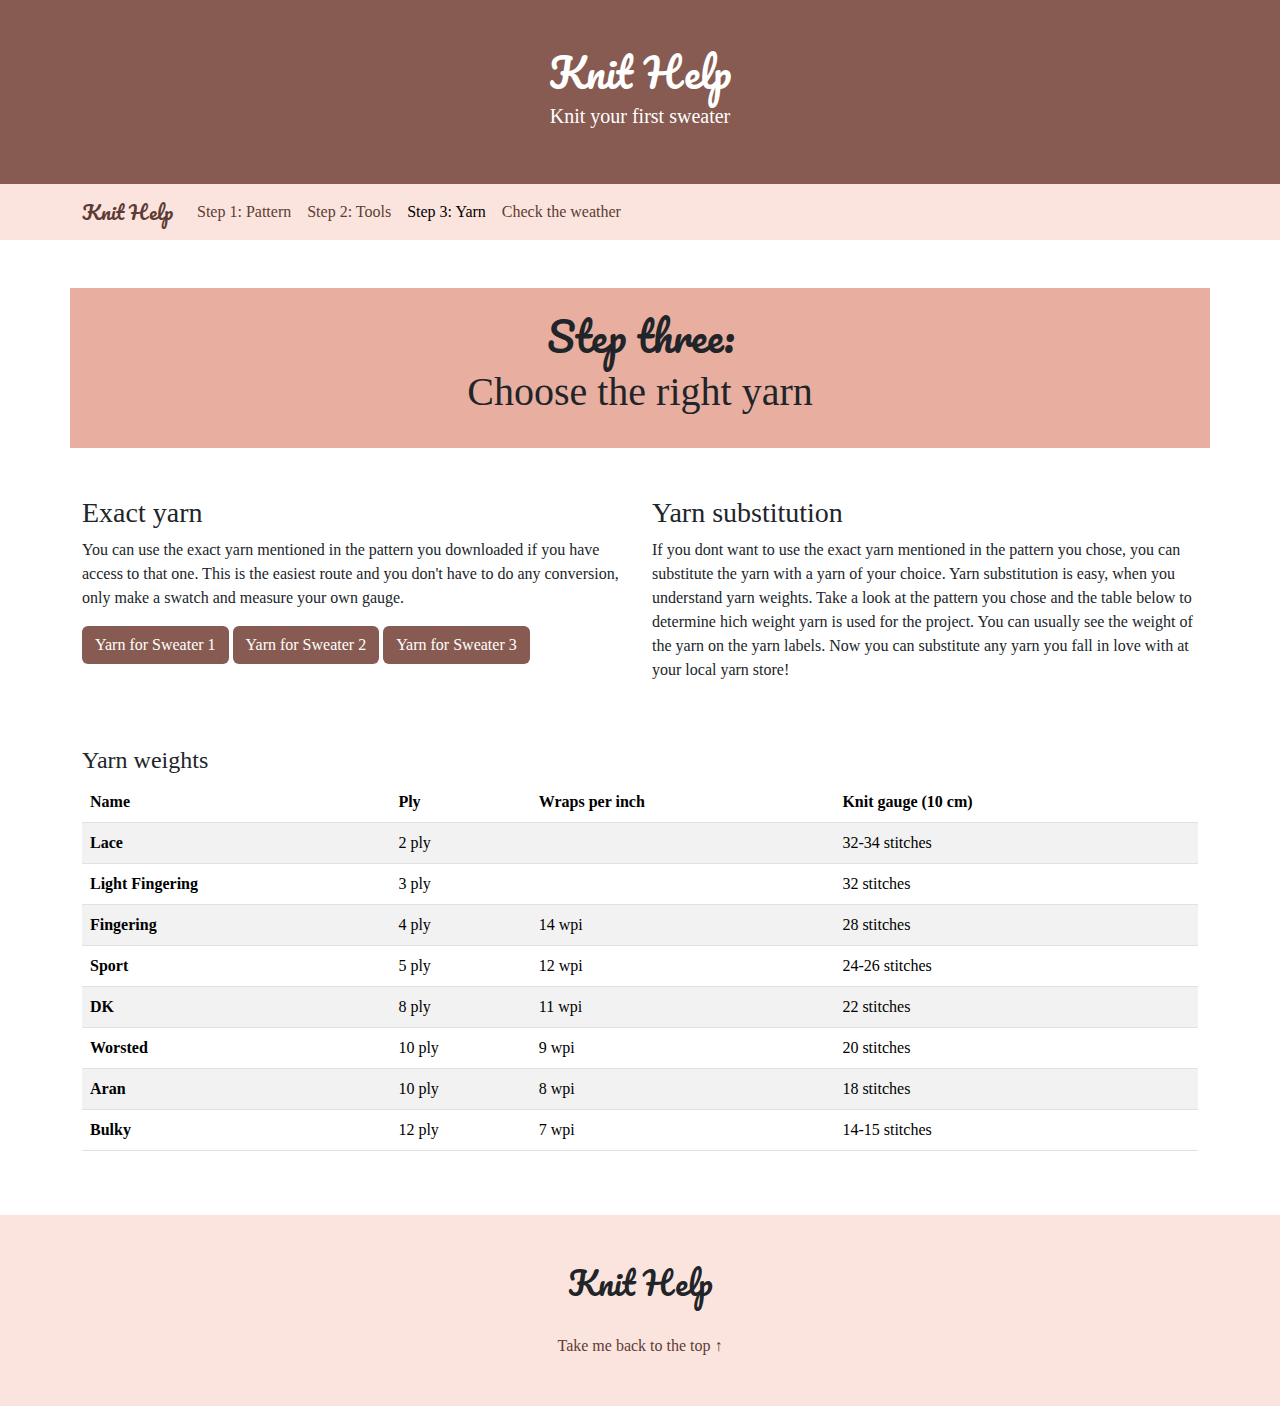
<file: knithelp-yarn.html>
<!DOCTYPE html>
<html lang="fi">

<head>
    <title>Yarn | Knit Help</title>
    <meta charset="utf-8">
    <meta name="viewport" content="width=device-width, initial-scale=1">
    <!--Bootstrap-->
    <link href="https://cdn.jsdelivr.net/npm/bootstrap@5.3.3/dist/css/bootstrap.min.css" rel="stylesheet">
    <script src="https://cdn.jsdelivr.net/npm/bootstrap@5.3.3/dist/js/bootstrap.bundle.min.js"></script>
    <!--Oma CSS-->
    <link href="style.css" rel="stylesheet">
    <!--Google Fonts-->
    <link rel="preconnect" href="https://fonts.googleapis.com">
    <link rel="preconnect" href="https://fonts.gstatic.com" crossorigin>
    <link href="https://fonts.googleapis.com/css2?family=Borel&family=Pacifico&display=swap" rel="stylesheet">
</head>

<body>

    <!--Sivun Header-->

    <div class="container-fluid accent2">
        <br /><br />
        <div class="row align-items-center">
            <div class="col">
                <h1 class="pacifico-regular text-center">Knit Help</h1>
                <h2 class="text-center h5">Knit your first sweater</h2>
            </div>
        </div>
        <br /><br />
    </div>

    <!--Navigaatiopalkki-->
    <nav class="navbar navbar-expand-lg accent1">
        <div class="container">
            <a class="navbar-brand pacifico-regular" href="/knithelp.html">Knit Help</a>
            <button class="navbar-toggler" type="button" data-bs-toggle="collapse"
                data-bs-target="#navbarSupportedContent" aria-controls="navbarSupportedContent" aria-expanded="false"
                aria-label="Toggle navigation">
                <span class="navbar-toggler-icon"></span>
            </button>
            <div class="collapse navbar-collapse" id="navbarSupportedContent">
                <ul class="navbar-nav me-auto mb-2 mb-lg-0">
                    <li class="nav-item">
                        <a class="nav-link" href="/knithelp-pattern.html">Step 1: Pattern</a>
                    </li>
                    <li class="nav-item">
                        <a class="nav-link" href="/knithelp-tools.html">Step 2: Tools</a>
                    </li>
                    <li class="nav-item">
                        <a class="nav-link active" href="/knithelp-yarn.html">Step 3: Yarn</a>
                    </li>
                    <li class="nav-item">
                        <a class="nav-link" href="/knithelp-weather.html">Check the weather</a>
                    </li>
                </ul>
            </div>
        </div>
    </nav>

    <!--Breikkiä eli sivulle ilmaa, jotta sisältö näyttää siistimmältä-->
    <br /><br />

    <!--Uusi container navbarin alle johon tulee sisältö-->
    <div class="container">

        <div class="row text-center accent1-3" id="yarn">
            <div class="col-sm-12 justify-content-sm-center p-4">
                <h2 class="pacifico-regular h1">Step three:</h2>
                <h2 class="h1">Choose the right yarn</h2>
            </div>
        </div>

        <br /><br />

        <!--Collapse-buttonit (extraa)-->
        <div class="row">
            <div class="col-sm-12 col-md-6">
                <h3>Exact yarn</h3>
                <p>You can use the exact yarn mentioned in the pattern you downloaded if you have access to that one.
                    This is
                    the easiest route and you don't have to do any conversion, only make a swatch and measure your own
                    gauge.
                </p>

                <p class="d-inline-flex gap-1">
                    <button class="btn accent2" type="button" data-bs-toggle="collapse" data-bs-target="#sweater1"
                        aria-expanded="false" aria-controls="sweater1">
                        Yarn for Sweater 1
                    </button>
                    <button class="btn accent2" type="button" data-bs-toggle="collapse" data-bs-target="#sweater2"
                        aria-expanded="false" aria-controls="sweater2">
                        Yarn for Sweater 2
                    </button>
                    <button class="btn accent2" type="button" data-bs-toggle="collapse" data-bs-target="#sweater3"
                        aria-expanded="false" aria-controls="sweater3">
                        Yarn for Sweater 3
                    </button>
                </p>
                <div class="row">
                    <div class="col">
                        <div class="collapse multi-collapse" id="sweater1">
                            <div class="card card-body">
                                <p>Yarn: Knitting for Olive, Merino.</p>
                                <p>Yarn weight: <strong>fingering</strong>.</p>
                            </div>
                        </div>
                    </div>
                    <div class="col">
                        <div class="collapse multi-collapse" id="sweater2">
                            <div class="card card-body">
                                <p>Yarn: Sandnes Garn, Double Sunday.</p>
                                <p>Yarn weight: <strong>DK</strong>.</p>
                            </div>
                        </div>
                    </div>
                    <div class="col">
                        <div class="collapse multi-collapse" id="sweater3">
                            <div class="card card-body">
                                <p>Yarn: Sandnes Garn, Sunday.</p>
                                <p>Yarn weight: <strong>fingering</strong>.</p>
                            </div>
                        </div>
                    </div>
                </div>

                <br /><br />

            </div>
            <div class="col-sm-12 col-md-6">
                <h3>Yarn substitution</h3>
                <p>If you dont want to use the exact yarn mentioned in the pattern you chose, you can substitute the
                    yarn with a
                    yarn of your choice. Yarn substitution is easy, when you understand yarn weights. Take a look at the
                    pattern
                    you chose and the table below to determine hich weight yarn is used for the project.
                    You can usually see the weight of the yarn on the yarn labels. Now you can substitute any yarn you
                    fall in
                    love with at your local yarn store!
                </p>
                <br /><br />
            </div>
        </div>

        <!--Taulukko-->
        <div class="row">
            <div class="col-sm-12">
                <h4>Yarn weights</h4>
                <table class="table table-striped" id="table">
                    <thead>
                        <tr>
                            <th scope="col">Name</th>
                            <th scope="col">Ply</th>
                            <th scope="col">Wraps per inch</th>
                            <th scope="col">Knit gauge (10 cm)</th>
                        </tr>
                    </thead>
                    <tbody>
                        <tr>
                            <th scope="row">Lace</th>
                            <td>2 ply</td>
                            <td></td>
                            <td>32-34 stitches</td>
                        </tr>
                        <tr>
                            <th scope="row">Light Fingering</th>
                            <td>3 ply</td>
                            <td></td>
                            <td>32 stitches</td>
                        </tr>
                        <tr>
                            <th scope="row">Fingering</th>
                            <td>4 ply</td>
                            <td>14 wpi</td>
                            <td>28 stitches</td>
                        </tr>
                        <tr>
                            <th scope="row">Sport</th>
                            <td>5 ply</td>
                            <td>12 wpi</td>
                            <td>24-26 stitches</td>
                        </tr>
                        <tr>
                            <th scope="row">DK</th>
                            <td>8 ply</td>
                            <td>11 wpi</td>
                            <td>22 stitches</td>
                        </tr>
                        <tr>
                            <th scope="row">Worsted</th>
                            <td>10 ply</td>
                            <td>9 wpi</td>
                            <td>20 stitches</td>
                        </tr>
                        <tr>
                            <th scope="row">Aran</th>
                            <td>10 ply</td>
                            <td>8 wpi</td>
                            <td>18 stitches</td>
                        </tr>
                        <tr>
                            <th scope="row">Bulky</th>
                            <td>12 ply</td>
                            <td>7 wpi</td>
                            <td>14-15 stitches</td>
                        </tr>
                    </tbody>
                </table>

            </div>
        </div>

        <br /><br />

    </div>
</body>

<!--Sivun Footer-->
<footer>

    <div class="container-fluid accent1">

        <br /><br />

        <div class="row align-items-center">
            <div class="col">
                <h2 class="pacifico-regular text-center">Knit Help</h1>
                    <br />
                    <a class="nav-link text-center" href="#">Take me back to the top &uarr;</a>
            </div>
        </div>

        <br /><br />

    </div>

</footer>

</html>
</file>
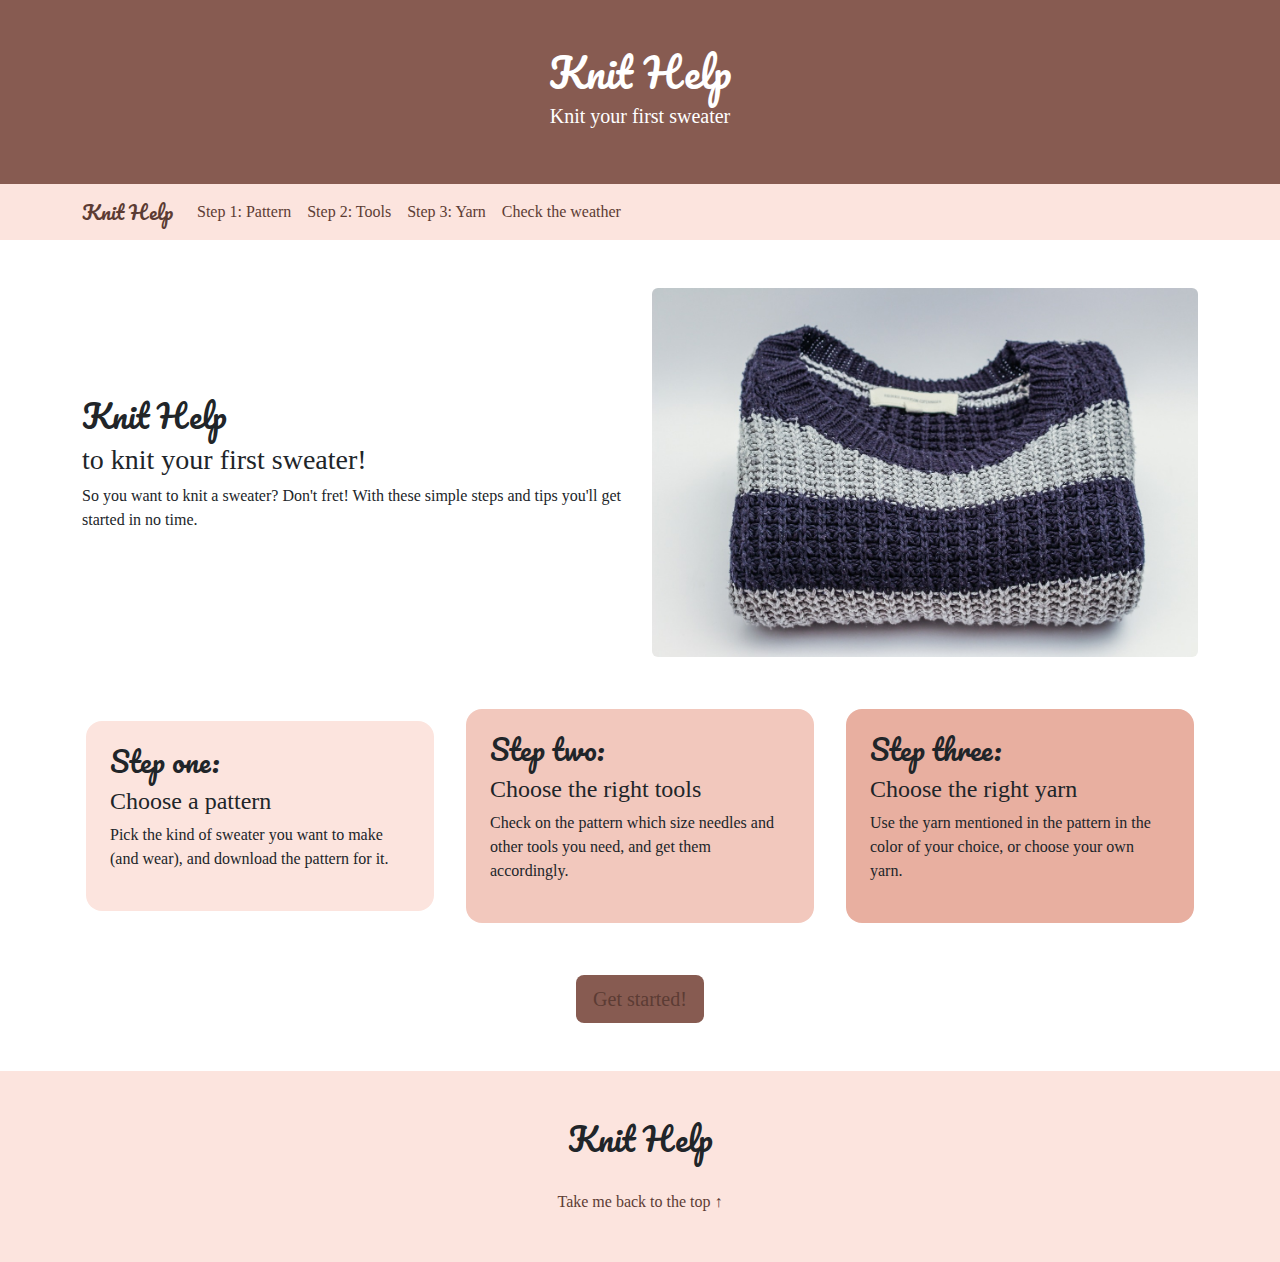
<file: knithelp.html>
<!DOCTYPE html>
<html lang="fi">

<head>
    <title>Knit Help</title>
    <meta charset="utf-8">
    <meta name="viewport" content="width=device-width, initial-scale=1">
    <!--Bootstrap-->
    <link href="https://cdn.jsdelivr.net/npm/bootstrap@5.3.3/dist/css/bootstrap.min.css" rel="stylesheet">
    <script src="https://cdn.jsdelivr.net/npm/bootstrap@5.3.3/dist/js/bootstrap.bundle.min.js"></script>
    <!--Oma CSS-->
    <link href="style.css" rel="stylesheet">
    <!--Google Fonts-->
    <link rel="preconnect" href="https://fonts.googleapis.com">
    <link rel="preconnect" href="https://fonts.gstatic.com" crossorigin>
    <link href="https://fonts.googleapis.com/css2?family=Borel&family=Pacifico&display=swap" rel="stylesheet">
</head>

<body>

    <!--Sivun Header-->

    <div class="container-fluid accent2">
        <br /><br />
        <div class="row align-items-center">
            <div class="col">
                <h1 class="pacifico-regular text-center">Knit Help</h1>
                <h2 class="text-center h5">Knit your first sweater</h2>
            </div>
        </div>
        <br /><br />
    </div>

    <!--Navigaatiopalkki-->
    <nav class="navbar navbar-expand-lg accent1">
        <div class="container">
            <a class="navbar-brand pacifico-regular" href="/knithelp.html">Knit Help</a>
            <button class="navbar-toggler" type="button" data-bs-toggle="collapse"
                data-bs-target="#navbarSupportedContent" aria-controls="navbarSupportedContent" aria-expanded="false"
                aria-label="Toggle navigation">
                <span class="navbar-toggler-icon"></span>
            </button>
            <div class="collapse navbar-collapse" id="navbarSupportedContent">
                <ul class="navbar-nav me-auto mb-2 mb-lg-0">
                    <li class="nav-item">
                        <a class="nav-link" href="/knithelp-pattern.html">Step 1: Pattern</a>
                    </li>
                    <li class="nav-item">
                        <a class="nav-link" href="/knithelp-tools.html">Step 2: Tools</a>
                    </li>
                    <li class="nav-item">
                        <a class="nav-link" href="/knithelp-yarn.html">Step 3: Yarn</a>
                    </li>
                    <li class="nav-item">
                        <a class="nav-link" href="/knithelp-weather.html">Check the weather</a>
                    </li>
                </ul>
            </div>
        </div>
    </nav>

    <!--Breikkiä eli sivulle ilmaa, jotta sisältö näyttää siistimmältä-->
    <br /><br />

    <!--Uusi container navbarin alle johon tulee sisältö-->
    <div class="container">

        <!--Sivun Page hero-->
        <div class="row align-items-center">
            <div class="col-sm-12 col-md-6 order-last">
                <img src="sweater.jpg" alt="..." class="img-fluid rounded">
            </div>
            <div class="col-sm-12 col-md-6">
                <h2 class="pacifico-regular">Knit Help</h2>
                <h3>to knit your first sweater!</h3>
                <p>So you want to knit a sweater? Don't fret! With these simple steps and tips you'll get started in no
                    time.
                </p>
            </div>
        </div>

        <br /><br />

        <!--Kolumnit, Grid-->
        <div class="row align-items-center" id="kolumnit">
            <div class="col-md-4">
                <div class="accent1 rounded-4 m-1 p-4">
                    <!--Col sisällä extra div, jotta voi muotoilla Bootsrap marginit ja paddingit ilman, että kolumnit menee rikki-->
                    <h3 class="pacifico-regular">Step one:</h3>
                    <h4>Choose a pattern</h4>
                    <p>Pick the kind of sweater you want to make (and wear), and download the pattern for it.</p>
                </div>
            </div>
            <div class="col-md-4">
                <div class="accent1-2 rounded-4 m-1 p-4">
                    <h3 class="pacifico-regular">Step two:</h3>
                    <h4>Choose the right tools</h4>
                    <p>Check on the pattern which size needles and other tools you need, and get them accordingly.</p>
                </div>
            </div>
            <div class="col-md-4">
                <div class="accent1-3 rounded-4 m-1 p-4">
                    <h3 class="pacifico-regular">Step three:</h3>
                    <h4>Choose the right yarn</h4>
                    <p>Use the yarn mentioned in the pattern in the color of your choice, or choose your own yarn.</p>
                </div>
            </div>
        </div>

        <br /><br />

        <!--Extra button CTA joka kehottaa lukijaa tarttumaan sisältöön-->
        <div class="row text-center">
            <div class="col-sm-12 justify-content-sm-center">
                <a class="btn accent2 btn-lg" href="/knithelp-pattern.html" role="button">Get started!</a>
            </div>
        </div>

        <br /><br />

    </div>
</body>

<!--Sivun Footer-->
<footer>

    <div class="container-fluid accent1">

        <br /><br />

        <div class="row align-items-center">
            <div class="col">
                <h2 class="pacifico-regular text-center">Knit Help</h1>
                    <br />
                    <a class="nav-link text-center" href="#">Take me back to the top &uarr;</a>
            </div>
        </div>

        <br /><br />

    </div>

</footer>

</html>
</file>
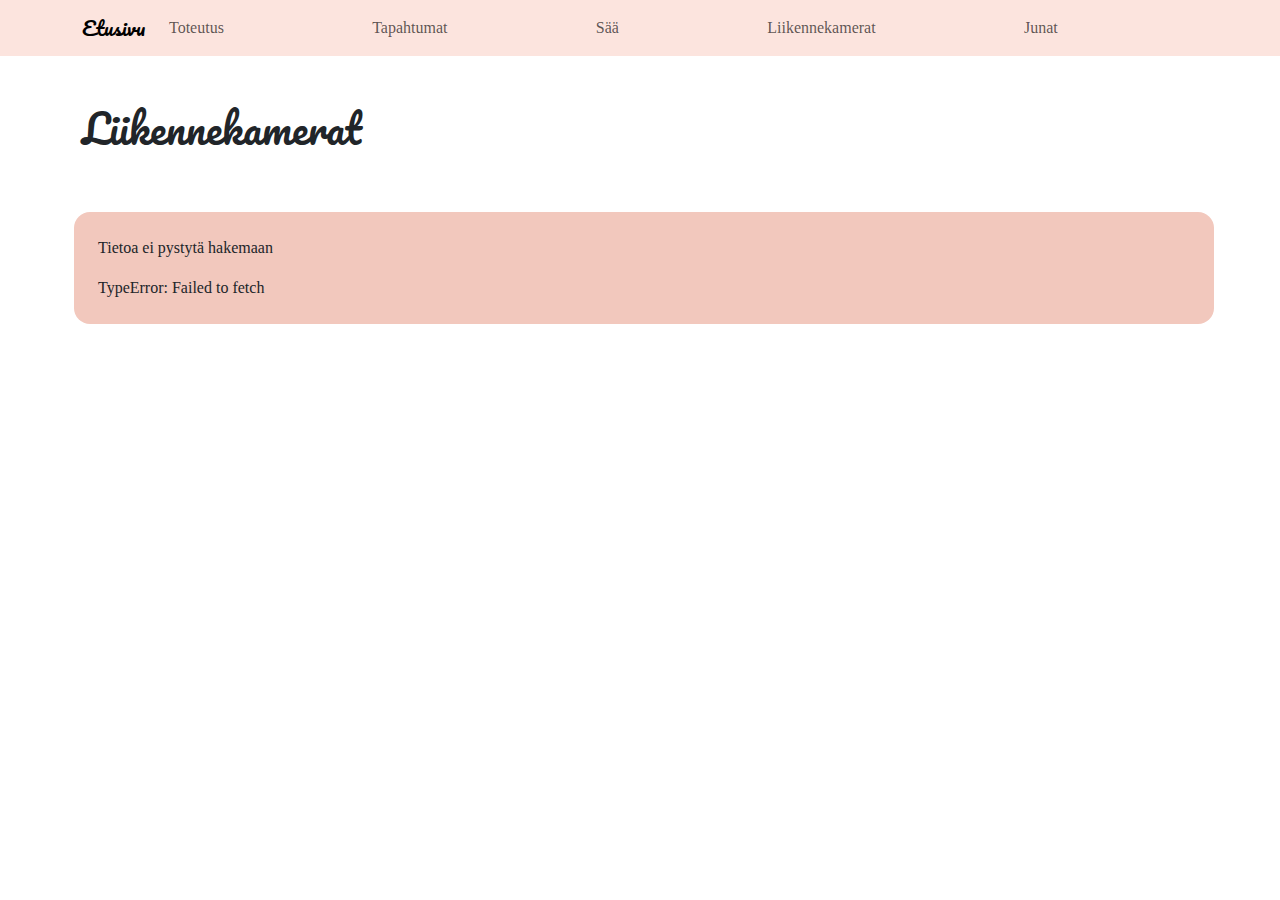
<file: liikennekamerat.html>
<!DOCTYPE html>
<html lang="en">

<head>
    <title>Liikennekamerat | Repun JSON harkka</title>
    <meta charset="utf-8">
    <meta name="viewport" content="width=device-width, initial-scale=1">
    <!--Bootstrap-->
    <link href="https://cdn.jsdelivr.net/npm/bootstrap@5.3.3/dist/css/bootstrap.min.css" rel="stylesheet">
    <script src="https://cdn.jsdelivr.net/npm/bootstrap@5.3.3/dist/js/bootstrap.bundle.min.js"></script>
    <!--Oma CSS-->
    <link href="style2.css" rel="stylesheet">
    <!--Google Fonts-->
    <link rel="preconnect" href="https://fonts.googleapis.com">
    <link rel="preconnect" href="https://fonts.gstatic.com" crossorigin>
    <link href="https://fonts.googleapis.com/css2?family=Borel&family=Pacifico&display=swap" rel="stylesheet">
</head>

<body>

    <!--Navigaatiopalkki-->
    <nav class="navbar navbar-expand-lg accent1">
        <div class="container">
            <a class="navbar-brand pacifico-regular" href="/kurssi.html">Etusivu</a>
            <button class="navbar-toggler" type="button" data-bs-toggle="collapse"
                data-bs-target="#navbarSupportedContent" aria-controls="navbarSupportedContent" aria-expanded="false"
                aria-label="Toggle navigation">
                <span class="navbar-toggler-icon"></span>
            </button>
            <div class="collapse navbar-collapse" id="navbarSupportedContent">
                <ul class="navbar-nav me-auto mb-2 mb-lg-0">
                    <li class="nav-item">
                        <a class="nav-link" href="/toteutus.html">Toteutus</a>
                    </li>
                </ul>
            </div>
            <div class="collapse navbar-collapse" id="navbarSupportedContent">
                <ul class="navbar-nav me-auto mb-2 mb-lg-0">
                    <li class="nav-item">
                        <a class="nav-link" href="/tapahtumat.html">Tapahtumat</a>
                    </li>
                </ul>
            </div>
            <div class="collapse navbar-collapse" id="navbarSupportedContent">
                <ul class="navbar-nav me-auto mb-2 mb-lg-0">
                    <li class="nav-item">
                        <a class="nav-link" href="/saa.html">Sää</a>
                    </li>
                </ul>
            </div>
            <div class="collapse navbar-collapse" id="navbarSupportedContent">
                <ul class="navbar-nav me-auto mb-2 mb-lg-0">
                    <li class="nav-item">
                        <a class="nav-link" href="/liikennekamerat.html">Liikennekamerat</a>
                    </li>
                </ul>
            </div>
            <div class="collapse navbar-collapse" id="navbarSupportedContent">
                <ul class="navbar-nav me-auto mb-2 mb-lg-0">
                    <li class="nav-item">
                        <a class="nav-link" href="/junat.html">Junat</a>
                    </li>
                </ul>
            </div>
        </div>
    </nav>

    <!--Breikkiä eli sivulle ilmaa, jotta sisältö näyttää siistimmältä-->
    <br /><br />

    <!--Container navbarin alle johon tulee sisältö-->
    <div class="container">

        <div class="row">
            <div class="col-sm-12">

                <h1>Liikennekamerat</h1>
                <br /><br />
            </div>
        </div>

        <div class="row">
            <div class="accent1-2 rounded-4 m-1 p-4">
                <div id="vastaus">

                    <script>
                        fetch('https://tie.digitraffic.fi/api/weathercam/v1/stations/C04507')
                            // Muunnetaan vastaus JSON muotoon
                            .then(function (response) {
                                return response.json();
                            })
                            // Käsitellään muunnettu (eli JSON muotoinen) vastaus
                            .then(function (responseJson) {
                                // Kutsutaan funktiota ja välitetään sille json-vastaus 
                                kamerat(responseJson)
                            })
                            // Jos tuli jokin virhe
                            .catch(function (error) {
                                document.getElementById("vastaus").innerHTML = "<p>Tietoa ei pystytä hakemaan </p>" + error;
                            })

                        function kamerat(data) {
                            var teksti = "";
                            teksti = "<h2>Autolla tampereelle</h2><br />";
                            teksti = teksti + "<p>Kamera: " + data.properties.names.fi + "</p>";
                            teksti = teksti + "<p>Päivitetty: " + data.properties.dataUpdatedTime + "</p>";

                            //En saanut tätä for looppia toimimaan.
                            for (var i = 0; i < data.length; i++) {

                                for (var j = 0; j < data[i].presets.length; j++) {
                                    teksti = teksti + "<p><img src=" + data[i].presets[j].imageUrl + "></p>";
                                }

                            }

                            document.getElementById("vastaus").innerHTML = teksti;
                        }
                    </script>

                </div>
            </div>
        </div>

    </div>

</body>

</html>
</file>
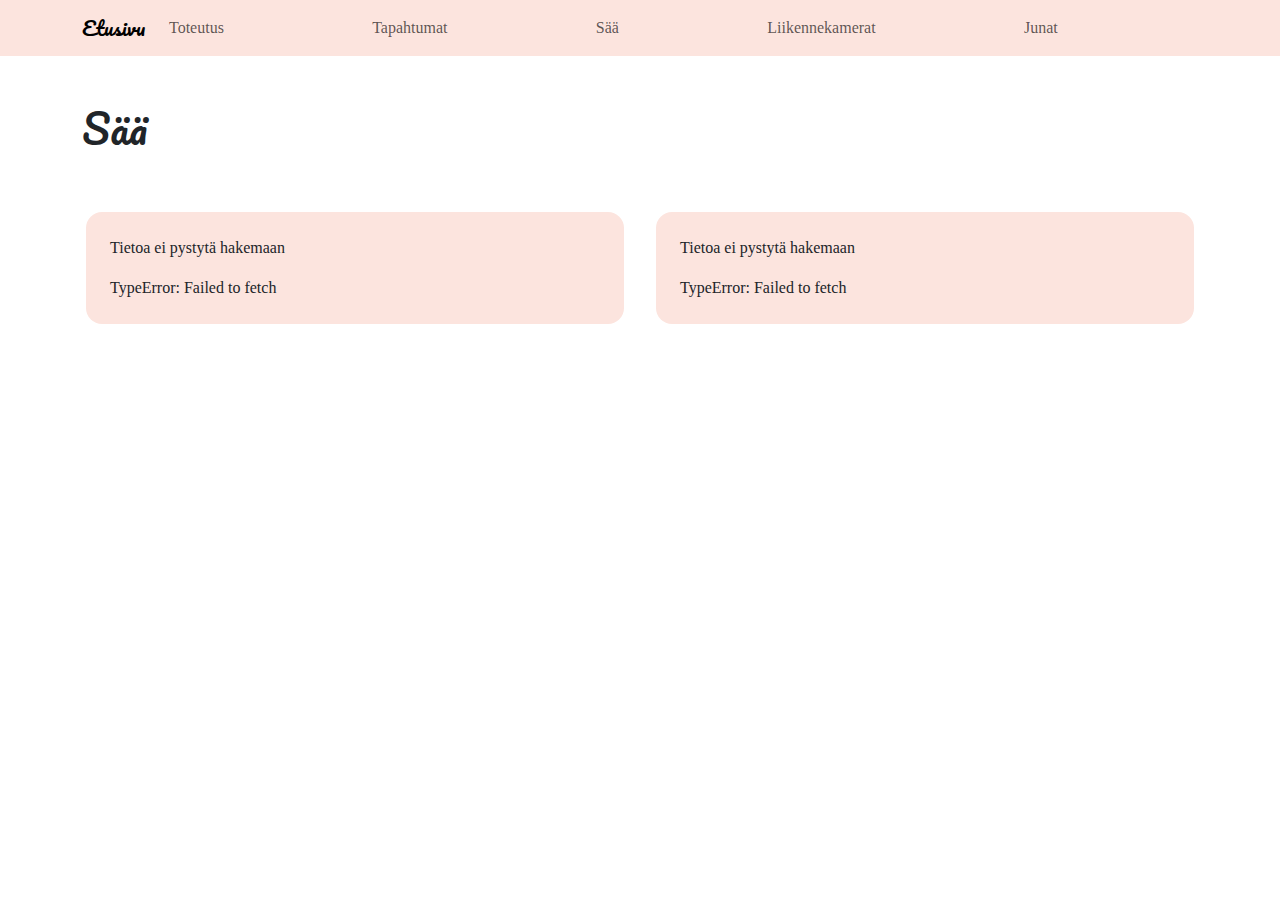
<file: saa.html>
<!DOCTYPE html>
<html lang="en">

<head>
    <title>Sää | Repun JSON harkka</title>
    <meta charset="utf-8">
    <meta name="viewport" content="width=device-width, initial-scale=1">
    <!--Bootstrap-->
    <link href="https://cdn.jsdelivr.net/npm/bootstrap@5.3.3/dist/css/bootstrap.min.css" rel="stylesheet">
    <script src="https://cdn.jsdelivr.net/npm/bootstrap@5.3.3/dist/js/bootstrap.bundle.min.js"></script>
    <!--Oma CSS-->
    <link href="style2.css" rel="stylesheet">
    <!--Google Fonts-->
    <link rel="preconnect" href="https://fonts.googleapis.com">
    <link rel="preconnect" href="https://fonts.gstatic.com" crossorigin>
    <link href="https://fonts.googleapis.com/css2?family=Borel&family=Pacifico&display=swap" rel="stylesheet">
</head>

<body>

    <!--Navigaatiopalkki-->
    <nav class="navbar navbar-expand-lg accent1">
        <div class="container">
            <a class="navbar-brand pacifico-regular" href="/kurssi.html">Etusivu</a>
            <button class="navbar-toggler" type="button" data-bs-toggle="collapse"
                data-bs-target="#navbarSupportedContent" aria-controls="navbarSupportedContent" aria-expanded="false"
                aria-label="Toggle navigation">
                <span class="navbar-toggler-icon"></span>
            </button>
            <div class="collapse navbar-collapse" id="navbarSupportedContent">
                <ul class="navbar-nav me-auto mb-2 mb-lg-0">
                    <li class="nav-item">
                        <a class="nav-link" href="/toteutus.html">Toteutus</a>
                    </li>
                </ul>
            </div>
            <div class="collapse navbar-collapse" id="navbarSupportedContent">
                <ul class="navbar-nav me-auto mb-2 mb-lg-0">
                    <li class="nav-item">
                        <a class="nav-link" href="/tapahtumat.html">Tapahtumat</a>
                    </li>
                </ul>
            </div>
            <div class="collapse navbar-collapse" id="navbarSupportedContent">
                <ul class="navbar-nav me-auto mb-2 mb-lg-0">
                    <li class="nav-item">
                        <a class="nav-link" href="/saa.html">Sää</a>
                    </li>
                </ul>
            </div>
            <div class="collapse navbar-collapse" id="navbarSupportedContent">
                <ul class="navbar-nav me-auto mb-2 mb-lg-0">
                    <li class="nav-item">
                        <a class="nav-link" href="/liikennekamerat.html">Liikennekamerat</a>
                    </li>
                </ul>
            </div>
            <div class="collapse navbar-collapse" id="navbarSupportedContent">
                <ul class="navbar-nav me-auto mb-2 mb-lg-0">
                    <li class="nav-item">
                        <a class="nav-link" href="/junat.html">Junat</a>
                    </li>
                </ul>
            </div>
        </div>
    </nav>

    <!--Breikkiä eli sivulle ilmaa, jotta sisältö näyttää siistimmältä-->
    <br /><br />

    <!--Container navbarin alle johon tulee sisältö-->
    <div class="container">

        <div class="row">
            <div class="col-sm-12">

                <h1>Sää</h1>
                <br /><br />
            </div>
        </div>

        <!--Kolumnit, Grid-->
        <div class="row align-items-center" id="kolumnit">
            <div class="col-md-6">
                <div class="accent1 rounded-4 m-1 p-4">

                    <div id="vastaus">

                        <script>
                            fetch('https://api.openweathermap.org/data/2.5/weather?q=Helsinki,246&appid=1d0fb7be50f949ae1ca6b5d4a04bd4e9&lang=fi&units=metric')

                                // Muunnetaan vastaus JSON muotoon
                                .then(function (response) {
                                    return response.json();

                                })
                                // Käsitellään muunnettu (eli JSON muotoinen) vastaus
                                .then(function (responseJson) {
                                    // Kutsutaan funktiota ja välitetään sille json-vastaus 
                                    saa(responseJson)
                                })
                                // Jos tuli jokin virhe
                                .catch(function (error) {
                                    document.getElementById("vastaus").innerHTML = "<p>Tietoa ei pystytä hakemaan </p>" + error;
                                })

                            function saa(data) {
                                var teksti = "";
                                teksti = "<h2>Sää tällä hetkellä</h2><br />";

                                teksti = teksti + "<p>Kaupunki: " + data.name + "</p>";
                                teksti = teksti + "<p>Sää: " + data.weather[0].description + "</p>";
                                teksti = teksti + "<p>Lämpötila: " + data.main.temp + " °C</p>";
                                teksti = teksti + "<p>Tuulen nopeus: " + data.wind.speed + " m/s</p>";
                                teksti = teksti + "<p><img src=https://openweathermap.org/img/wn/" + data.weather[0].icon + "@2x.png></p>";
                                

                                document.getElementById("vastaus").innerHTML = teksti;
                            }
                        </script>

                    </div>

                </div>
            </div>
            <div class="col-md-6">
                <div class="accent1 rounded-4 m-1 p-4">

                    <div id="vastaus2">

                        <script>
                            fetch('https://api.openweathermap.org/data/2.5/weather?q=Tampere,246&appid=1d0fb7be50f949ae1ca6b5d4a04bd4e9&lang=fi&units=metric')

                                // Muunnetaan vastaus JSON muotoon
                                .then(function (response) {
                                    return response.json();
                                })
                                // Käsitellään muunnettu (eli JSON muotoinen) vastaus
                                .then(function (responseJson) {
                                    // Kutsutaan funktiota ja välitetään sille json-vastaus 
                                    saa2(responseJson)
                                })
                                // Jos tuli jokin virhe
                                .catch(function (error) {
                                    document.getElementById("vastaus2").innerHTML = "<p>Tietoa ei pystytä hakemaan </p>" + error;
                                })

                            function saa2(data) {
                                var teksti = "";
                                teksti = "<h2>Sää tällä hetkellä</h2><br />";

                                teksti = teksti + "<p>Kaupunki: " + data.name + "</p>";
                                teksti = teksti + "<p>Sää: " + data.weather[0].description + "</p>";
                                teksti = teksti + "<p>Lämpötila: " + data.main.temp + " °C</p>";
                                teksti = teksti + "<p>Tuulen nopeus: " + data.wind.speed + " m/s</p>";
                                teksti = teksti + "<p><img src=https://openweathermap.org/img/wn/" + data.weather[0].icon + "@2x.png></p>";

                            document.getElementById("vastaus2").innerHTML = teksti;
                            }
                        </script>

                    </div>

                </div>
            </div>
        </div>

    </div>

</body>

</html>
</file>
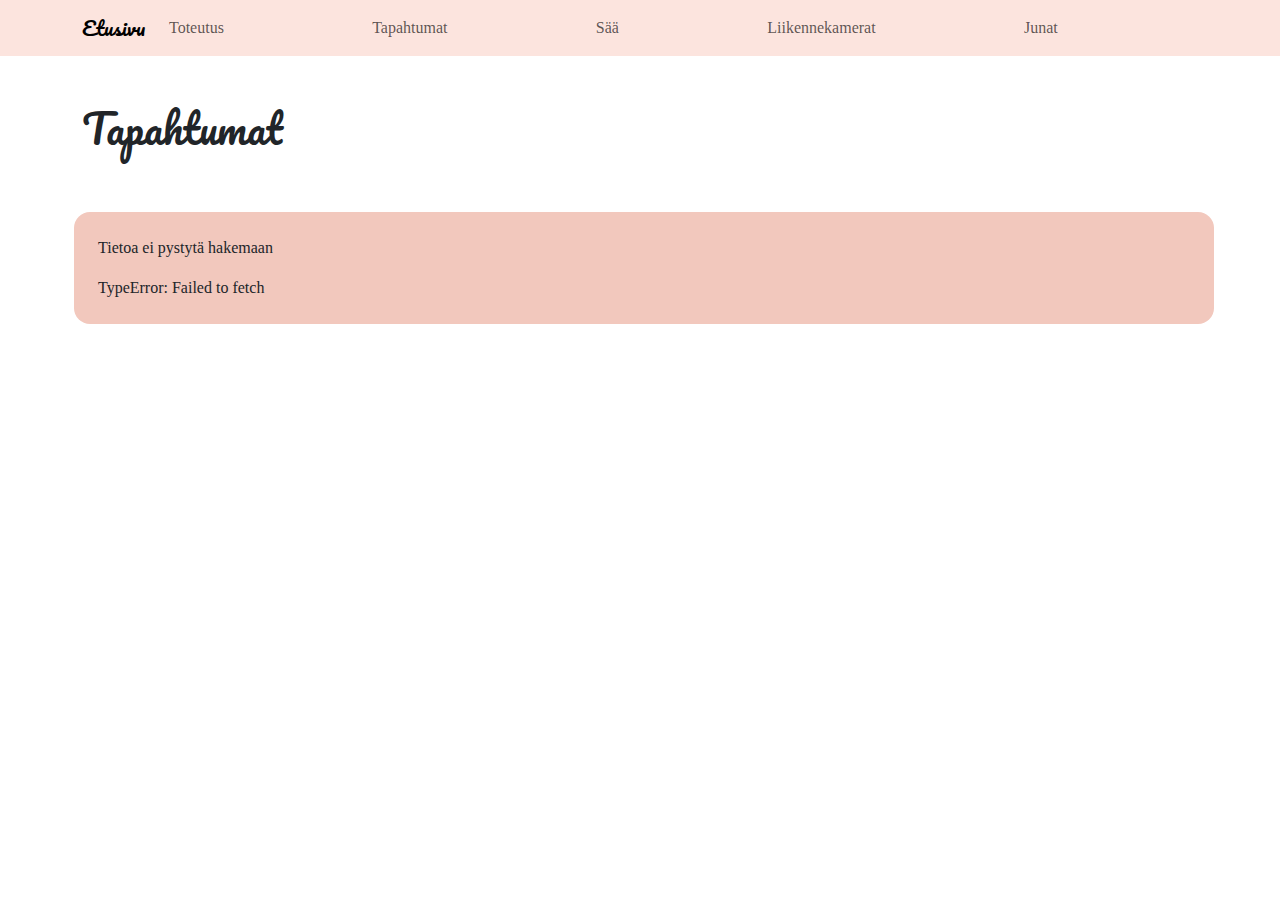
<file: tapahtumat.html>
<!DOCTYPE html>
<html lang="en">

<head>
    <title>Tapahtumat | Repun JSON harkka</title>
    <meta charset="utf-8">
    <meta name="viewport" content="width=device-width, initial-scale=1">
    <!--Bootstrap-->
    <link href="https://cdn.jsdelivr.net/npm/bootstrap@5.3.3/dist/css/bootstrap.min.css" rel="stylesheet">
    <script src="https://cdn.jsdelivr.net/npm/bootstrap@5.3.3/dist/js/bootstrap.bundle.min.js"></script>
    <!--Oma CSS-->
    <link href="style2.css" rel="stylesheet">
    <!--Google Fonts-->
    <link rel="preconnect" href="https://fonts.googleapis.com">
    <link rel="preconnect" href="https://fonts.gstatic.com" crossorigin>
    <link href="https://fonts.googleapis.com/css2?family=Borel&family=Pacifico&display=swap" rel="stylesheet">
</head>

<body>

    <!--Navigaatiopalkki-->
    <nav class="navbar navbar-expand-lg accent1">
        <div class="container">
            <a class="navbar-brand pacifico-regular" href="/kurssi.html">Etusivu</a>
            <button class="navbar-toggler" type="button" data-bs-toggle="collapse"
                data-bs-target="#navbarSupportedContent" aria-controls="navbarSupportedContent" aria-expanded="false"
                aria-label="Toggle navigation">
                <span class="navbar-toggler-icon"></span>
            </button>
            <div class="collapse navbar-collapse" id="navbarSupportedContent">
                <ul class="navbar-nav me-auto mb-2 mb-lg-0">
                    <li class="nav-item">
                        <a class="nav-link" href="/toteutus.html">Toteutus</a>
                    </li>
                </ul>
            </div>
            <div class="collapse navbar-collapse" id="navbarSupportedContent">
                <ul class="navbar-nav me-auto mb-2 mb-lg-0">
                    <li class="nav-item">
                        <a class="nav-link" href="/tapahtumat.html">Tapahtumat</a>
                    </li>
                </ul>
            </div>
            <div class="collapse navbar-collapse" id="navbarSupportedContent">
                <ul class="navbar-nav me-auto mb-2 mb-lg-0">
                    <li class="nav-item">
                        <a class="nav-link" href="/saa.html">Sää</a>
                    </li>
                </ul>
            </div>
            <div class="collapse navbar-collapse" id="navbarSupportedContent">
                <ul class="navbar-nav me-auto mb-2 mb-lg-0">
                    <li class="nav-item">
                        <a class="nav-link" href="/liikennekamerat.html">Liikennekamerat</a>
                    </li>
                </ul>
            </div>
            <div class="collapse navbar-collapse" id="navbarSupportedContent">
                <ul class="navbar-nav me-auto mb-2 mb-lg-0">
                    <li class="nav-item">
                        <a class="nav-link" href="/junat.html">Junat</a>
                    </li>
                </ul>
            </div>
        </div>
    </nav>

    <!--Breikkiä eli sivulle ilmaa, jotta sisältö näyttää siistimmältä-->
    <br /><br />

    <!--Container navbarin alle johon tulee sisältö-->
    <div class="container">

        <div class="row">
            <div class="col-sm-12">

                <h1>Tapahtumat</h1>
                <br /><br />
            </div>
        </div>

        <div class="row">
            <div class="accent1-2 rounded-4 m-1 p-4">
                <div id="vastaus">

                    <script>
                        fetch('https://api.visittampere.com/api/v1/visittampere/event/published/all/?format=json&lang=fi')
                            // Muunnetaan vastaus JSON muotoon
                            .then(function (response) {
                                return response.json();
                            })
                            // Käsitellään muunnettu (eli JSON muotoinen) vastaus
                            .then(function (responseJson) {
                                // Kutsutaan funktiota ja välitetään sille json-vastaus 
                                tapahtumat(responseJson)
                            })
                            // Jos tuli jokin virhe
                            .catch(function (error) {
                                document.getElementById("vastaus").innerHTML = "<p>Tietoa ei pystytä hakemaan </p>" + error;
                            })

                        function tapahtumat(data) {
                            var teksti = "";
                            teksti = "<h2>Tampereella tapahtuu</h2><br />";

                            for (var i = 0; i < data.length; i++) {
                                teksti = teksti + "<h3>" + data[i].title + "</h3>";
                                teksti = teksti + "<p>" + data[i].description + "</p>";
                                teksti = teksti + "<p> <a href=" + data[i].url + ">" + data[i].url + "</a></p>";
                            }

                            document.getElementById("vastaus").innerHTML = teksti;
                        }
                    </script>

                </div>
            </div>
        </div>

    </div>

</body>

</html>
</file>
<file: style.css>
body {
  background-color: white;
  font-family: 'Georgia', serif;
}

.accent1 {
  background-color: #fce4de;
}

.accent1-2 {
  background-color: #f2c8bd;
}

.accent1-3 {
  background-color: #e8afa0;
}

.accent2 {
  background-color: #875b51;
  --bs-btn-hover-bg: #5c3c34;
  --bs-btn-bg: #875b51;
  --bs-btn-hover-color: white;
  color: white;
}

.accent3 {
  background: #d49d90;
  opacity: 0.9;
}

a:link {
  color: #5c3c34;
}

a:visited {
  color: #5c3c34;
}

a:hover {
  color: #e8afa0;
}

a:active {
  color: #875b51;
}

.pacifico-regular {
  font-family: "Pacifico", serif;
  font-weight: 400;
  font-style: normal;
}
</file>
<file: style2.css>
h1 {
    font-family: "Pacifico", serif;
    font-weight: 400;
    font-style: normal;
  }

  body {
    background-color: white;
    font-family: 'Georgia', serif;
  }

  a {
    color:#5c3c34;
  }

  .accent1 {
    background-color: #fce4de;
  }

  .accent1-2 {
    background-color: #f2c8bd;
  }

  .accent1-3 {
    background-color: #e8afa0;
  }

  .accent2 {
    background-color: #875b51;
    --bs-btn-hover-bg: #5c3c34;
    --bs-btn-bg: #875b51;
    --bs-btn-hover-color: white;
    color: white;
  }

  .accent3 {
    background:#d49d90;
    opacity: 0.9;
  }

  .pacifico-regular {
    font-family: "Pacifico", serif;
    font-weight: 400;
    font-style: normal;
  }
</file>
